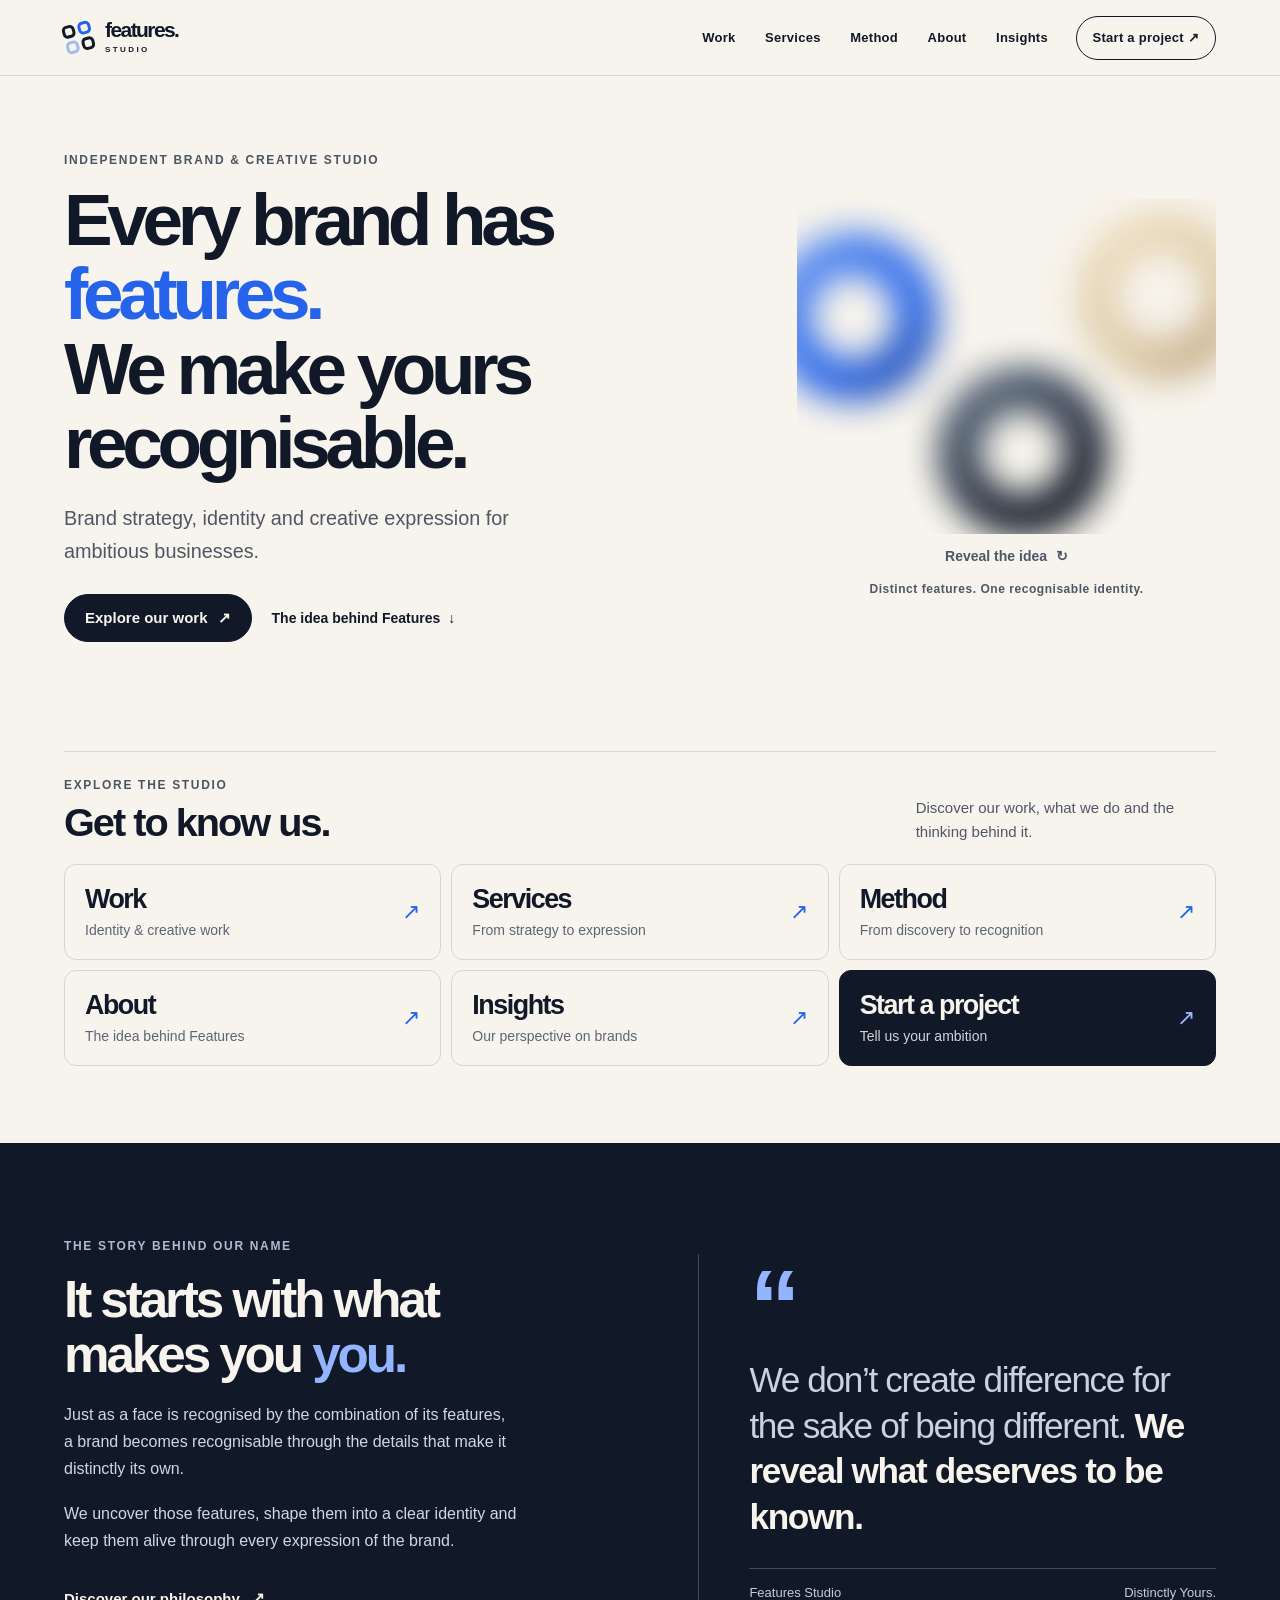
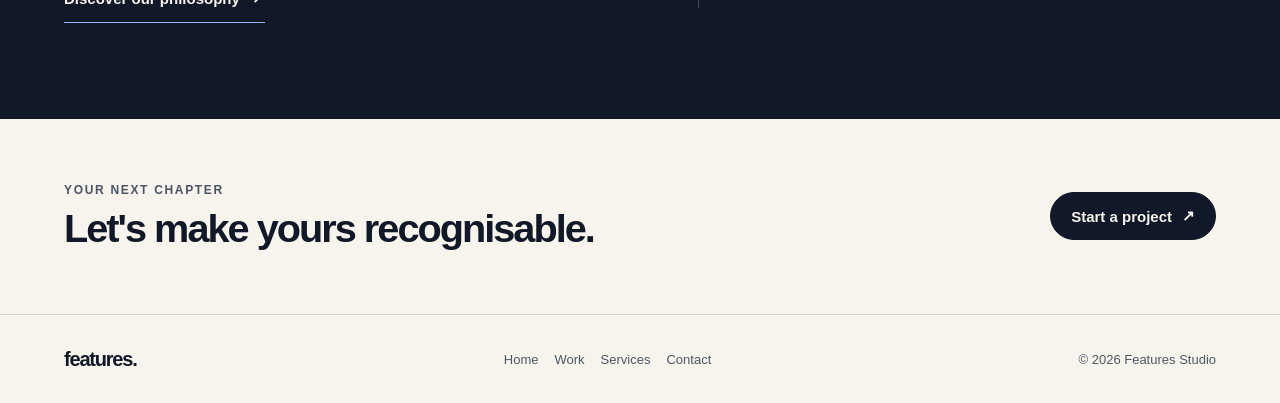
<file: index.html>
<!DOCTYPE html>
<html lang="en"><head><meta charset="UTF-8"><meta name="viewport" content="width=device-width, initial-scale=1"><meta name="theme-color" content="#F7F4ED"><meta name="description" content="Brand strategy, identity and creative expression for ambitious businesses."><title>Distinctly Yours — Features Studio</title><link rel="stylesheet" href="studio-v10.css"><link rel="stylesheet" href="studio-v11.css"><link rel="stylesheet" href="home-v12.css"><script>document.documentElement.classList.add('has-js')</script></head><body class="home-page"><a class="a11y-skip" href="#main">Skip to content</a>
  <header class="site-nav" id="topbar">
    <a class="brand" href="index.html" aria-label="Features Studio home">
      <span class="brand-icon" aria-hidden="true"><span></span><span></span><span></span><span></span></span>
      <span class="brand-word">features.<small>studio</small></span>
    </a>
    <nav class="nav-links" id="navlinks" aria-label="Main navigation"><a href="work.html">Work</a><a href="services.html">Services</a><a href="method.html">Method</a><a href="about.html">About</a><a href="insights.html">Insights</a><a href="contact.html" class="nav-cta">Start a project ↗</a></nav>
    <button class="menu-button" id="menubtn" aria-label="Open navigation" aria-controls="navlinks" aria-expanded="false"><svg viewBox="0 0 24 24" fill="none" stroke="currentColor" stroke-width="1.8" stroke-linecap="round"><path d="M3 8h18M3 16h18"/></svg></button>
  </header>
  <main id="main" class="site-content" tabindex="-1">
  <section class="home-hero" id="top" aria-labelledby="hero-heading">
    <div class="wrap home-hero-grid">
      <div class="home-hero-copy">
        <p class="page-kicker">Independent brand &amp; creative studio</p>
        <h1 id="hero-heading">Every brand has <span>features.</span><br>We make yours recognisable.</h1>
        <p class="home-lead">Brand strategy, identity and creative expression for ambitious businesses.</p>
        <div class="home-hero-actions"><a href="work.html" class="action-primary">Explore our work <span aria-hidden="true">↗</span></a><a href="#our-story" class="home-text-link">The idea behind Features <span aria-hidden="true">↓</span></a></div>
      </div>
      <div class="home-visual-wrap"><div class="portal-visual"><div class="portal-fusion" role="img" aria-label="Three distinct features unite into one recognisable identity"><div class="fusion-field" id="fusion-field" aria-hidden="true">
              <span class="fusion-aura" id="fusion-aura"></span>
              <span class="fusion-orb fusion-orb-blue" data-fusion-orb="blue"><i class="orb-ring"></i></span>
              <span class="fusion-orb fusion-orb-sand" data-fusion-orb="sand"><i class="orb-ring"></i></span>
              <span class="fusion-orb fusion-orb-ink" data-fusion-orb="ink"><i class="orb-ring"></i></span>
              <span class="fusion-result" id="fusion-result"><i class="result-ring"></i><span class="fusion-sheen"></span></span>
            </div></div><button type="button" class="fusion-replay" id="fusion-replay"><span>Reveal the idea</span> <span aria-hidden="true">↻</span></button></div><p class="visual-caption">Distinct features. One recognisable identity.</p></div>
    </div>
  </section>
  <section class="home-explore" aria-labelledby="explore-heading">
    <div class="wrap">
      <div class="home-section-head"><div><p class="page-kicker">Explore the studio</p><h2 id="explore-heading">Get to know us.</h2></div><p>Discover our work, what we do and the thinking behind it.</p></div>
      <nav class="portal-menu" aria-labelledby="explore-heading"><a class="portal-link" href="work.html"><strong>Work</strong><small>Identity & creative work</small><span class="portal-arrow" aria-hidden="true">↗</span></a><a class="portal-link" href="services.html"><strong>Services</strong><small>From strategy to expression</small><span class="portal-arrow" aria-hidden="true">↗</span></a><a class="portal-link" href="method.html"><strong>Method</strong><small>From discovery to recognition</small><span class="portal-arrow" aria-hidden="true">↗</span></a><a class="portal-link" href="about.html"><strong>About</strong><small>The idea behind Features</small><span class="portal-arrow" aria-hidden="true">↗</span></a><a class="portal-link" href="insights.html"><strong>Insights</strong><small>Our perspective on brands</small><span class="portal-arrow" aria-hidden="true">↗</span></a><a class="portal-link primary" href="contact.html"><strong>Start a project</strong><small>Tell us your ambition</small><span class="portal-arrow" aria-hidden="true">↗</span></a></nav>
    </div>
  </section>
  <section class="home-story" id="our-story" aria-labelledby="story-heading">
    <div class="wrap home-story-grid">
      <div class="home-story-copy">
        <p class="page-kicker">The story behind our name</p>
        <h2 id="story-heading">It starts with what makes you <em>you.</em></h2>
        <p>Just as a face is recognised by the combination of its features, a brand becomes recognisable through the details that make it distinctly its own.</p>
        <p>We uncover those features, shape them into a clear identity and keep them alive through every expression of the brand.</p>
        <a href="about.html" class="home-story-link">Discover our philosophy <span aria-hidden="true">↗</span></a>
      </div>
      <figure class="home-quote">
        <span class="quote-mark" aria-hidden="true">“</span>
        <blockquote>We don’t create difference for the sake of being different. <strong>We reveal what deserves to be known.</strong></blockquote>
        <figcaption><span>Features Studio</span><span>Distinctly Yours.</span></figcaption>
      </figure>
    </div>
  </section>
  <section class="home-close" aria-labelledby="home-close-title"><div class="wrap home-close-grid"><div><p class="page-kicker">Your next chapter</p><h2 id="home-close-title">Let's make yours recognisable.</h2></div><a class="action-primary" href="contact.html">Start a project <span aria-hidden="true">↗</span></a></div></section>
</main><footer class="page-footer"><a href="index.html" class="footer-brand" aria-label="Features Studio home">features.</a><nav aria-label="Footer navigation"><a href="index.html">Home</a><a href="work.html">Work</a><a href="services.html">Services</a><a href="contact.html">Contact</a></nav><span>© <span id="year"></span> Features Studio</span></footer><script src="studio-v11.js" defer></script></body></html>
</file>
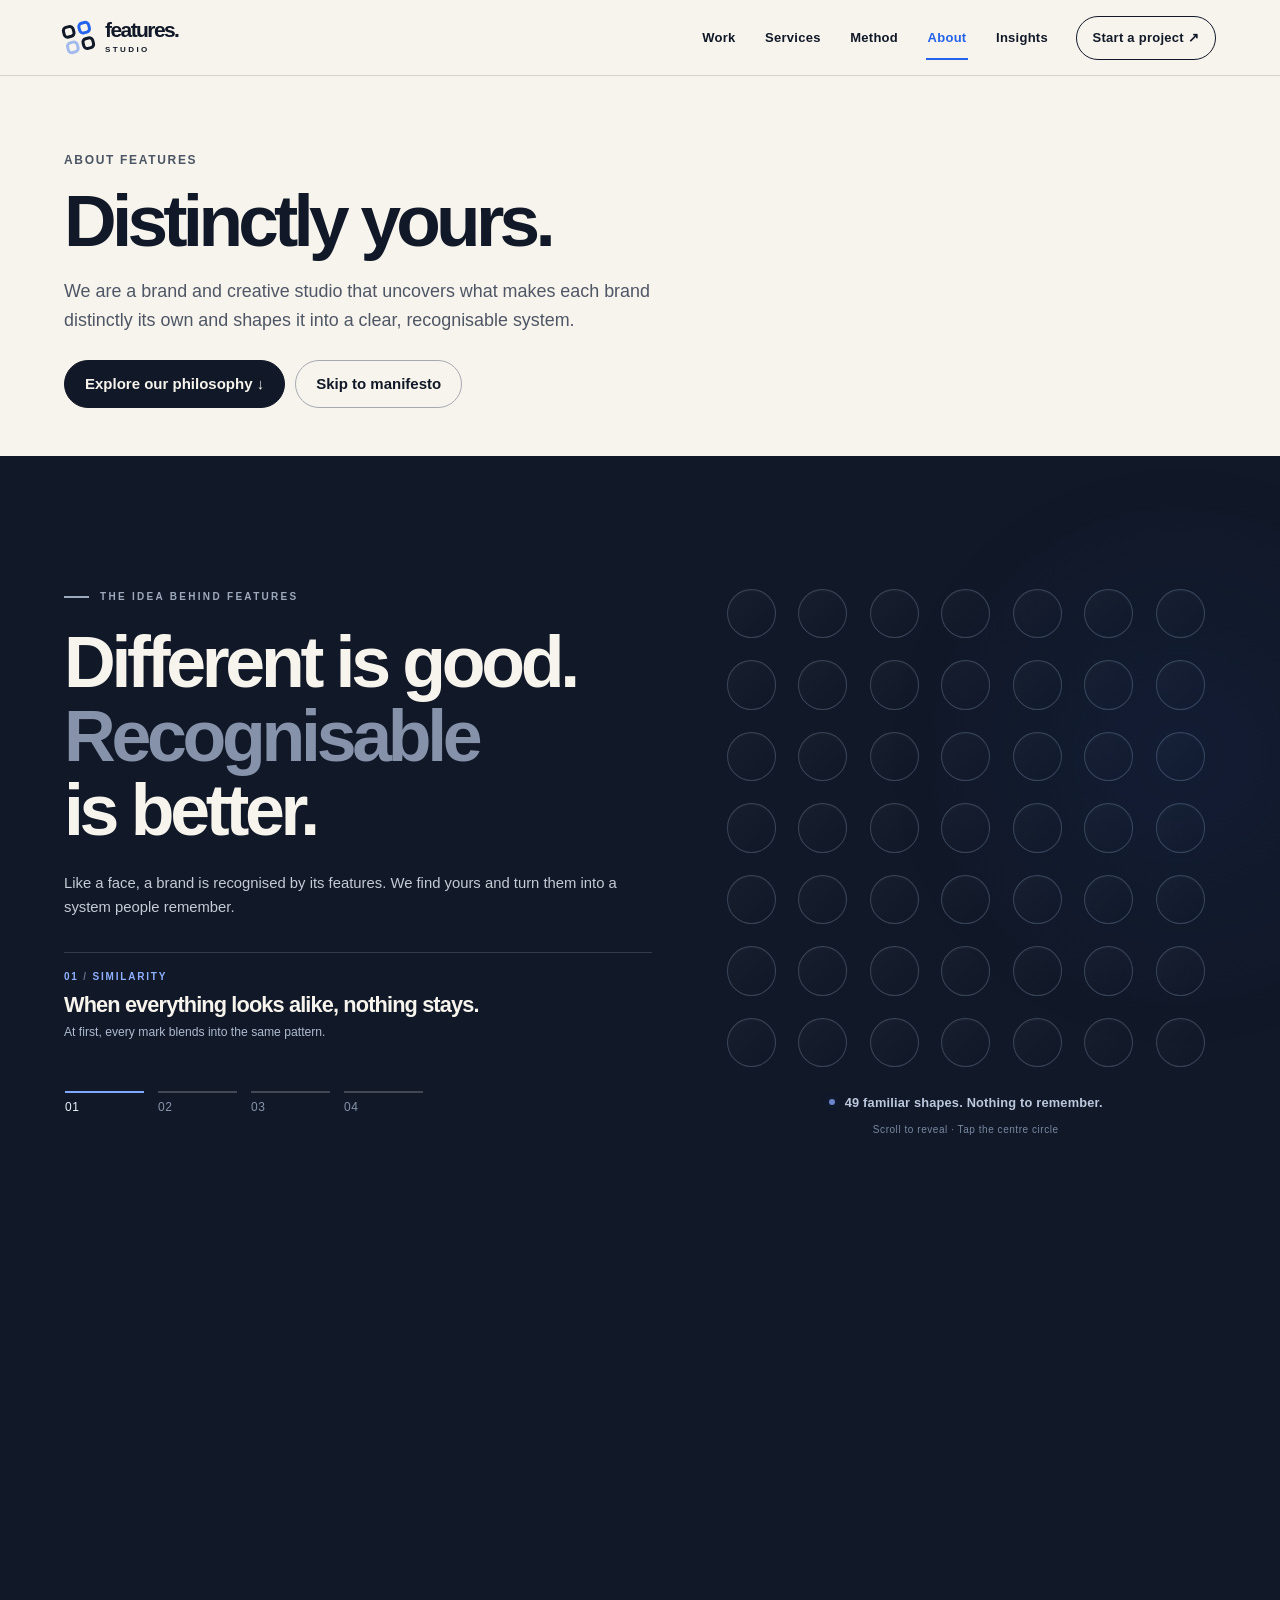
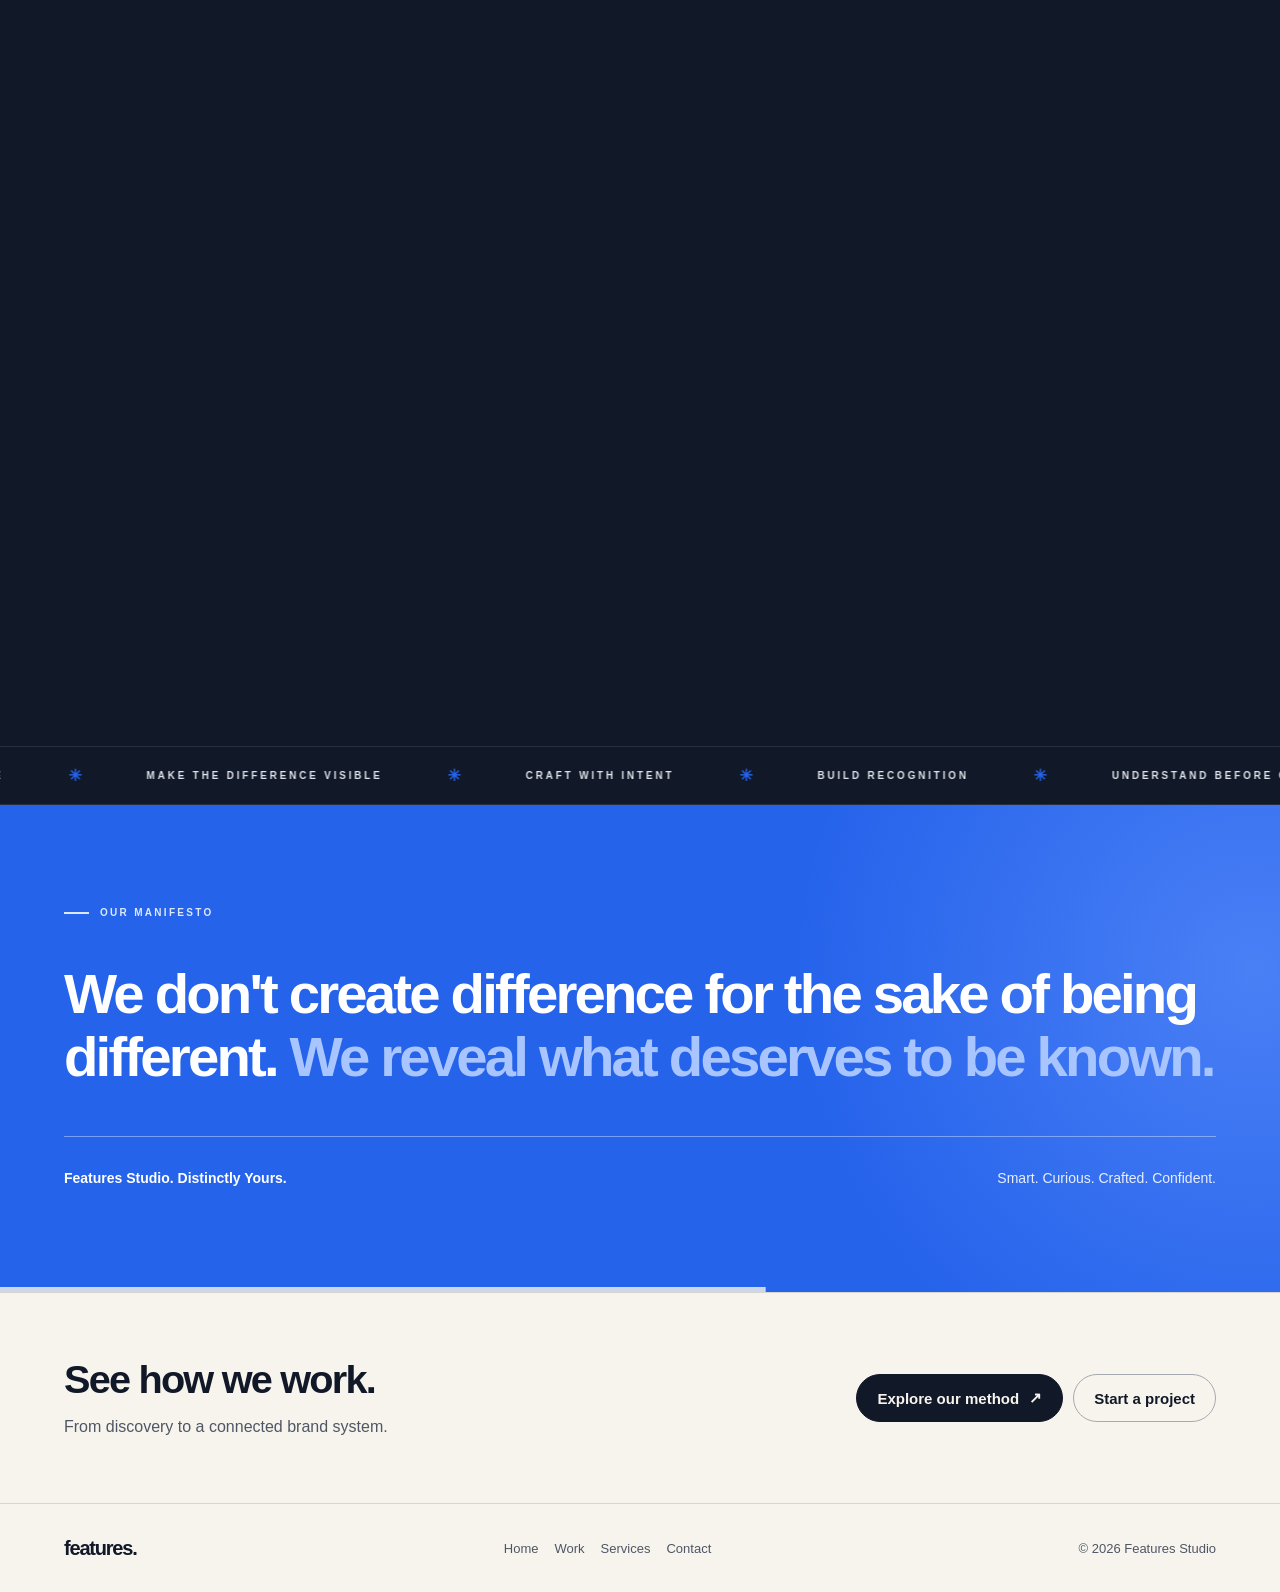
<file: about.html>
<!DOCTYPE html>
<html lang="en"><head><meta charset="UTF-8"><meta name="viewport" content="width=device-width, initial-scale=1"><meta name="theme-color" content="#F7F4ED"><meta name="description" content="What makes a brand recognisable: the Features Studio philosophy."><title>About — Features Studio</title><link rel="stylesheet" href="studio-v10.css"><link rel="stylesheet" href="studio-v11.css"><script>document.documentElement.classList.add('has-js')</script></head><body class="inner-page about-page"><a class="a11y-skip" href="#main">Skip to content</a>
  <header class="site-nav" id="topbar">
    <a class="brand" href="index.html" aria-label="Features Studio home">
      <span class="brand-icon" aria-hidden="true"><span></span><span></span><span></span><span></span></span>
      <span class="brand-word">features.<small>studio</small></span>
    </a>
    <nav class="nav-links" id="navlinks" aria-label="Main navigation"><a href="work.html">Work</a><a href="services.html">Services</a><a href="method.html">Method</a><a href="about.html" aria-current="page">About</a><a href="insights.html">Insights</a><a href="contact.html" class="nav-cta">Start a project ↗</a></nav>
    <button class="menu-button" id="menubtn" aria-label="Open navigation" aria-controls="navlinks" aria-expanded="false"><svg viewBox="0 0 24 24" fill="none" stroke="currentColor" stroke-width="1.8" stroke-linecap="round"><path d="M3 8h18M3 16h18"/></svg></button>
  </header>
  <main id="main" class="site-content" tabindex="-1"><section class="page-intro"><div class="wrap"><div class="page-kicker">About Features</div><h1>Distinctly yours.</h1><p>We are a brand and creative studio that uncovers what makes each brand distinctly its own and shapes it into a clear, recognisable system.</p><div class="intro-actions"><a class="action-primary" href="#philosophy">Explore our philosophy ↓</a><a class="action-secondary" href="#studio">Skip to manifesto</a></div></div></section><section class="idea idea-recognition" id="philosophy" aria-labelledby="idea-title" data-stage="0">
      <div class="idea-sticky">
        <div class="wrap idea-grid">
          <div class="idea-copy">
            <div class="overline" style="color:#9ea9bc">The idea behind Features</div>
            <h2 id="idea-title">Different is good.<br/><em>Recognisable</em><br/>is better.</h2>
            <p class="intro">Like a face, a brand is recognised by its features. We find yours and turn them into a system people remember.</p>
            <div class="recognition-copy" role="status" aria-live="polite" aria-atomic="true">
              <div class="recognition-caption"><span class="recognition-number" id="recognition-number">01</span><span class="recognition-divider"> / </span><span id="recognition-name">SIMILARITY</span></div>
              <h3 id="recognition-title">When everything looks alike, nothing stays.</h3>
              <p id="recognition-description">At first, every mark blends into the same pattern.</p>
            </div>
            <div class="recognition-navigation" role="group" aria-label="Explore the four stages of recognition">
              <button type="button" class="recognition-step is-active" data-recognition-step="0" aria-pressed="true" aria-label="Stage 1: Similarity"><span class="recognition-step-rail"></span><span>01</span></button>
              <button type="button" class="recognition-step" data-recognition-step="1" aria-pressed="false" aria-label="Stage 2: Distinction"><span class="recognition-step-rail"></span><span>02</span></button>
              <button type="button" class="recognition-step" data-recognition-step="2" aria-pressed="false" aria-label="Stage 3: System"><span class="recognition-step-rail"></span><span>03</span></button>
              <button type="button" class="recognition-step" data-recognition-step="3" aria-pressed="false" aria-label="Stage 4: Recognition"><span class="recognition-step-rail"></span><span>04</span></button>
            </div>
          </div>
          <div class="difference-board">
            <div class="recognition-visual">
              <div class="recognition-halo" aria-hidden="true"></div>
              <div class="recognition-grid-wrap">
                <svg class="recognition-connections" viewBox="0 0 700 700" aria-hidden="true" focusable="false">
                  <path d="M350 350 L350 250 M350 350 L250 350 M350 350 L450 350 M350 350 L350 450" />
                  <path class="recognition-secondary-lines" d="M350 250 L250 250 L250 350 M350 250 L450 250 L450 350 M250 350 L250 450 L350 450 M450 350 L450 450 L350 450" />
                </svg>
                <div class="dot-board" id="dotboard" aria-label="An interactive grid of 49 features. The centre is your defining feature; tap it to advance the story."></div>
              </div>
              <p class="recognition-visual-note"><span class="recognition-live-dot" aria-hidden="true"></span><span id="recognition-visual-label">49 familiar shapes. Nothing to remember.</span></p>
              <p class="recognition-hint" id="recognition-hint">Scroll to reveal · Tap the centre circle</p>
            </div>
          </div>
        </div>
      </div>
    </section><div class="ticker" aria-hidden="true"><div class="ticker-track"><span>Understand before create</span><b>✳</b><span>Make the difference visible</span><b>✳</b><span>Craft with intent</span><b>✳</b><span>Build recognition</span><b>✳</b><span>Understand before create</span><b>✳</b><span>Make the difference visible</span><b>✳</b><span>Craft with intent</span><b>✳</b><span>Build recognition</span><b>✳</b></div></div><section class="manifesto" id="studio" aria-labelledby="manifesto-title"><div class="wrap reveal"><div class="overline">Our manifesto</div><h2 id="manifesto-title">We don't create difference for the sake of being different. <em>We reveal what deserves to be known.</em></h2><div class="manifesto-foot"><strong>Features Studio. Distinctly Yours.</strong><span>Smart. Curious. Crafted. Confident.</span></div></div></section><section class="next-section" aria-label="Next step"><div class="wrap next-layout"><div><h2>See how we work.</h2><p>From discovery to a connected brand system.</p></div><div class="next-actions"><a class="action-primary" href="method.html">Explore our method <span aria-hidden="true">↗</span></a><a class="action-secondary" href="contact.html">Start a project</a></div></div></section></main><footer class="page-footer"><a href="index.html" class="footer-brand" aria-label="Features Studio home">features.</a><nav aria-label="Footer navigation"><a href="index.html">Home</a><a href="work.html">Work</a><a href="services.html">Services</a><a href="contact.html">Contact</a></nav><span>© <span id="year"></span> Features Studio</span></footer><script src="studio-v11.js" defer></script></body></html>
</file>
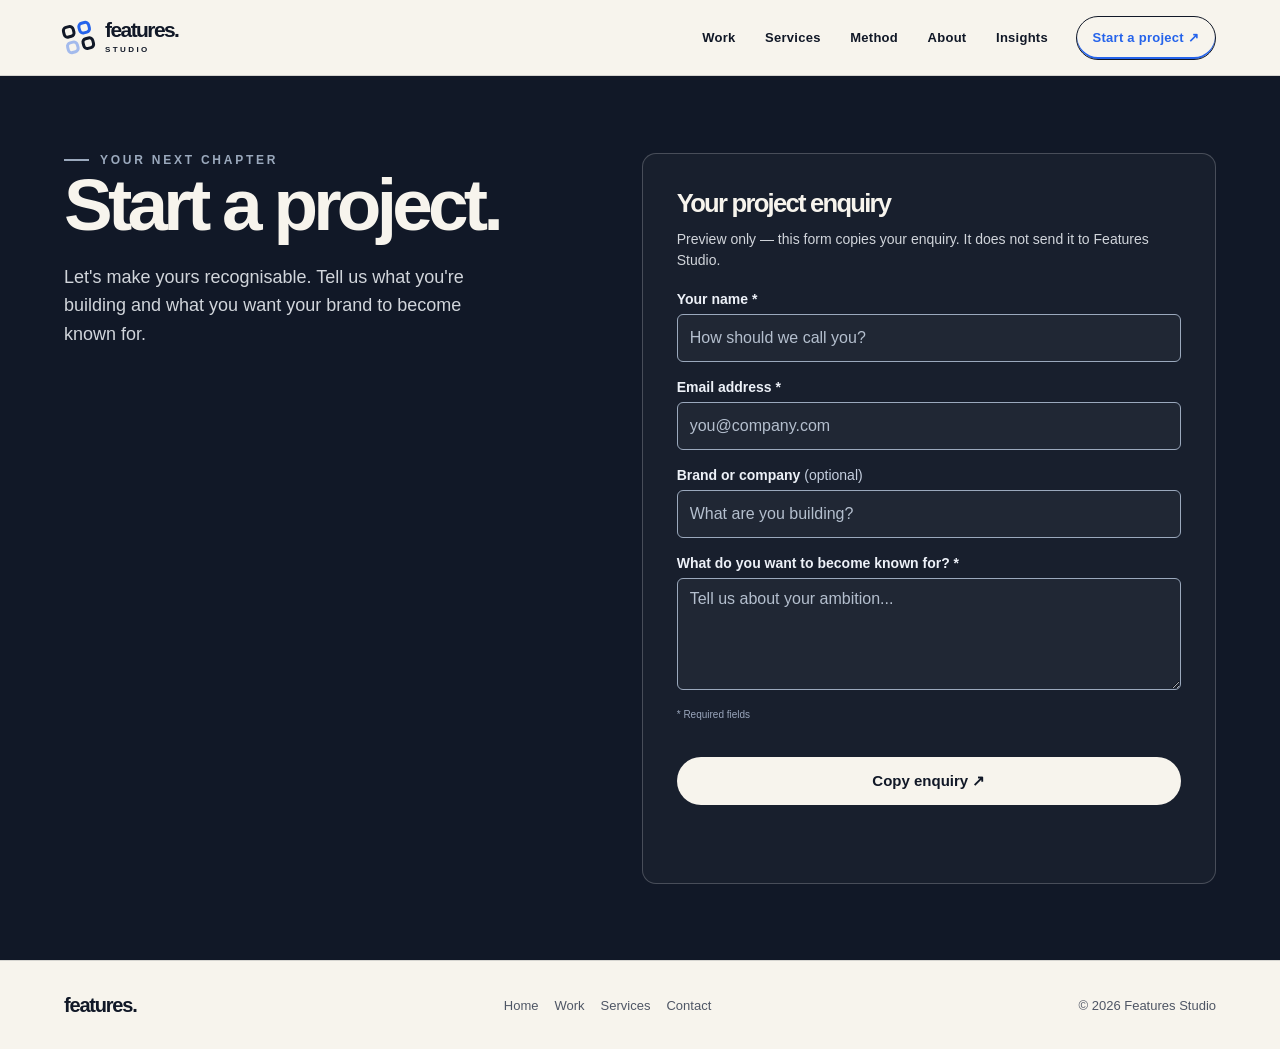
<file: contact.html>
<!DOCTYPE html>
<html lang="en"><head><meta charset="UTF-8"><meta name="viewport" content="width=device-width, initial-scale=1"><meta name="theme-color" content="#F7F4ED"><meta name="description" content="Start a conversation with Features Studio."><title>Start a project — Features Studio</title><link rel="stylesheet" href="studio-v10.css"><link rel="stylesheet" href="studio-v11.css"><script>document.documentElement.classList.add('has-js')</script></head><body class="inner-page contact-page"><a class="a11y-skip" href="#main">Skip to content</a>
  <header class="site-nav" id="topbar">
    <a class="brand" href="index.html" aria-label="Features Studio home">
      <span class="brand-icon" aria-hidden="true"><span></span><span></span><span></span><span></span></span>
      <span class="brand-word">features.<small>studio</small></span>
    </a>
    <nav class="nav-links" id="navlinks" aria-label="Main navigation"><a href="work.html">Work</a><a href="services.html">Services</a><a href="method.html">Method</a><a href="about.html">About</a><a href="insights.html">Insights</a><a href="contact.html" aria-current="page" class="nav-cta">Start a project ↗</a></nav>
    <button class="menu-button" id="menubtn" aria-label="Open navigation" aria-controls="navlinks" aria-expanded="false"><svg viewBox="0 0 24 24" fill="none" stroke="currentColor" stroke-width="1.8" stroke-linecap="round"><path d="M3 8h18M3 16h18"/></svg></button>
  </header>
  <main id="main" class="site-content" tabindex="-1"><section class="contact" id="contact" aria-labelledby="contact-title"><div class="wrap"><div class="contact-content"><div><div class="overline" style="color:#9ba9bd">Your next chapter</div><h1 id="contact-title">Start a project.</h1><p>Let's make yours recognisable. Tell us what you're building and what you want your brand to become known for.</p></div>
      <form class="project-form" id="projectform"><h2>Your project enquiry</h2><p class="preview-notice">Preview only — this form copies your enquiry. It does not send it to Features Studio.</p><label for="name">Your name <span aria-hidden="true">*</span></label><input id="name" name="name" type="text" placeholder="How should we call you?" autocomplete="name" required maxlength="100"/><label for="email">Email address <span aria-hidden="true">*</span></label><input id="email" name="email" type="email" placeholder="you@company.com" autocomplete="email" required maxlength="200"/><label for="brand">Brand or company <span class="optional">(optional)</span></label><input id="brand" name="brand" type="text" placeholder="What are you building?" maxlength="120"/><label for="ambition">What do you want to become known for? <span aria-hidden="true">*</span></label><textarea id="ambition" name="ambition" placeholder="Tell us about your ambition..." required maxlength="2000"></textarea><p class="form-note">* Required fields</p><button type="submit" class="pill">Copy enquiry ↗</button><p class="form-feedback" id="formfeedback" aria-live="polite"></p></form>
    </div>
    </div></section></main><footer class="page-footer"><a href="index.html" class="footer-brand" aria-label="Features Studio home">features.</a><nav aria-label="Footer navigation"><a href="index.html">Home</a><a href="work.html">Work</a><a href="services.html">Services</a><a href="contact.html">Contact</a></nav><span>© <span id="year"></span> Features Studio</span></footer><script src="studio-v11.js" defer></script></body></html>
</file>
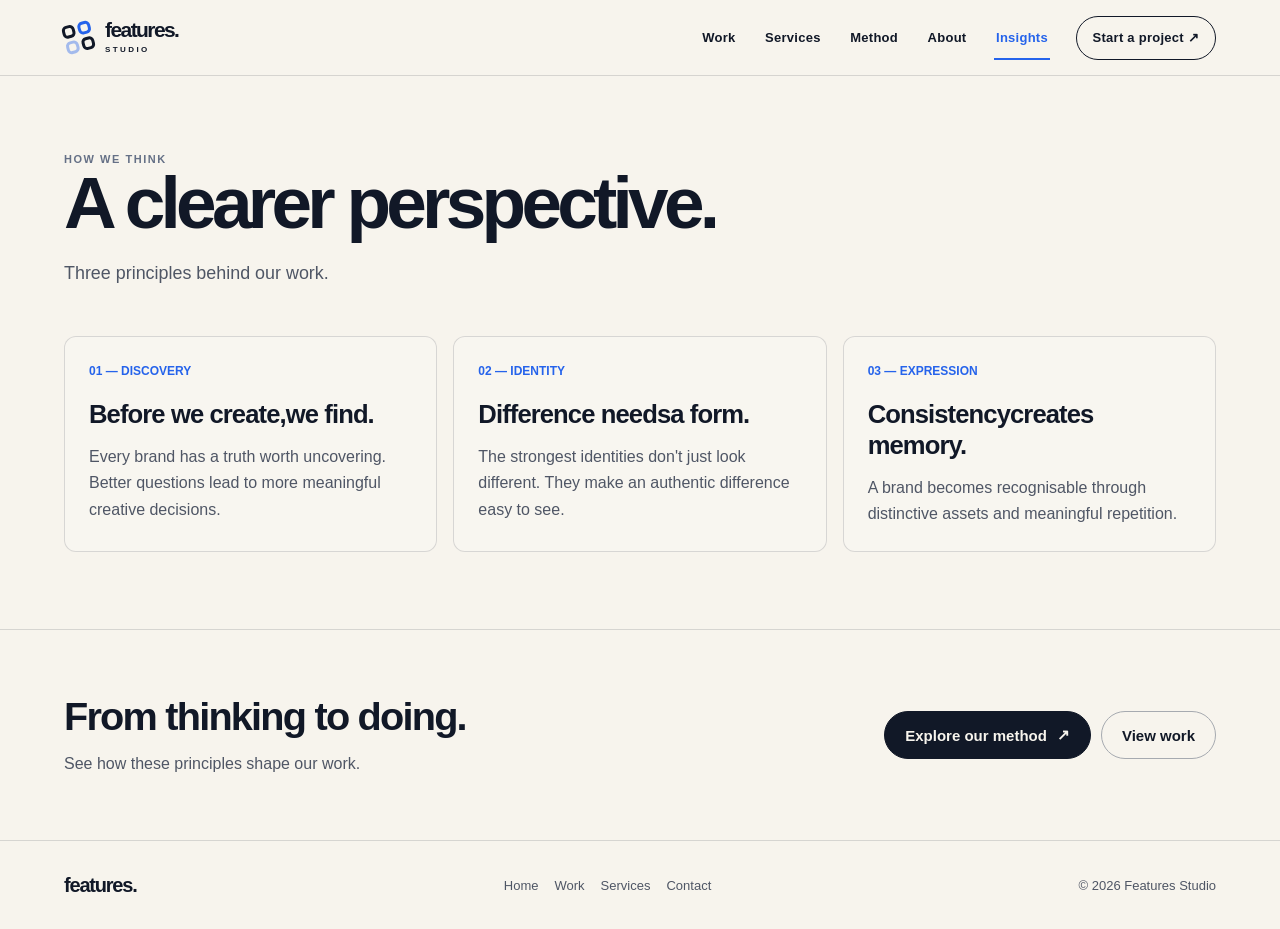
<file: insights.html>
<!DOCTYPE html>
<html lang="en"><head><meta charset="UTF-8"><meta name="viewport" content="width=device-width, initial-scale=1"><meta name="theme-color" content="#F7F4ED"><meta name="description" content="Three principles behind the work of Features Studio."><title>Insights — Features Studio</title><link rel="stylesheet" href="studio-v10.css"><link rel="stylesheet" href="studio-v11.css"><script>document.documentElement.classList.add('has-js')</script></head><body class="inner-page insights-page"><a class="a11y-skip" href="#main">Skip to content</a>
  <header class="site-nav" id="topbar">
    <a class="brand" href="index.html" aria-label="Features Studio home">
      <span class="brand-icon" aria-hidden="true"><span></span><span></span><span></span><span></span></span>
      <span class="brand-word">features.<small>studio</small></span>
    </a>
    <nav class="nav-links" id="navlinks" aria-label="Main navigation"><a href="work.html">Work</a><a href="services.html">Services</a><a href="method.html">Method</a><a href="about.html">About</a><a href="insights.html" aria-current="page">Insights</a><a href="contact.html" class="nav-cta">Start a project ↗</a></nav>
    <button class="menu-button" id="menubtn" aria-label="Open navigation" aria-controls="navlinks" aria-expanded="false"><svg viewBox="0 0 24 24" fill="none" stroke="currentColor" stroke-width="1.8" stroke-linecap="round"><path d="M3 8h18M3 16h18"/></svg></button>
  </header>
  <main id="main" class="site-content" tabindex="-1"><section class="thinking" id="insights" aria-labelledby="thinking-title"><div class="wrap"><div class="section-header"><div><div class="section-index"> How we think</div><h1 id="thinking-title">A clearer perspective.</h1></div><p>Three principles behind our work.</p></div><div class="thinking-grid"><div class="thought reveal"><span class="thought-num">01 — DISCOVERY</span><h2>Before we create,<br/>we find.</h2><p>Every brand has a truth worth uncovering. Better questions lead to more meaningful creative decisions.</p></div><div class="thought reveal"><span class="thought-num">02 — IDENTITY</span><h2>Difference needs<br/>a form.</h2><p>The strongest identities don't just look different. They make an authentic difference easy to see.</p></div><div class="thought reveal"><span class="thought-num">03 — EXPRESSION</span><h2>Consistency<br/>creates memory.</h2><p>A brand becomes recognisable through distinctive assets and meaningful repetition.</p></div></div></div></section><section class="next-section" aria-label="Next step"><div class="wrap next-layout"><div><h2>From thinking to doing.</h2><p>See how these principles shape our work.</p></div><div class="next-actions"><a class="action-primary" href="method.html">Explore our method <span aria-hidden="true">↗</span></a><a class="action-secondary" href="work.html">View work</a></div></div></section></main><footer class="page-footer"><a href="index.html" class="footer-brand" aria-label="Features Studio home">features.</a><nav aria-label="Footer navigation"><a href="index.html">Home</a><a href="work.html">Work</a><a href="services.html">Services</a><a href="contact.html">Contact</a></nav><span>© <span id="year"></span> Features Studio</span></footer><script src="studio-v11.js" defer></script></body></html>
</file>
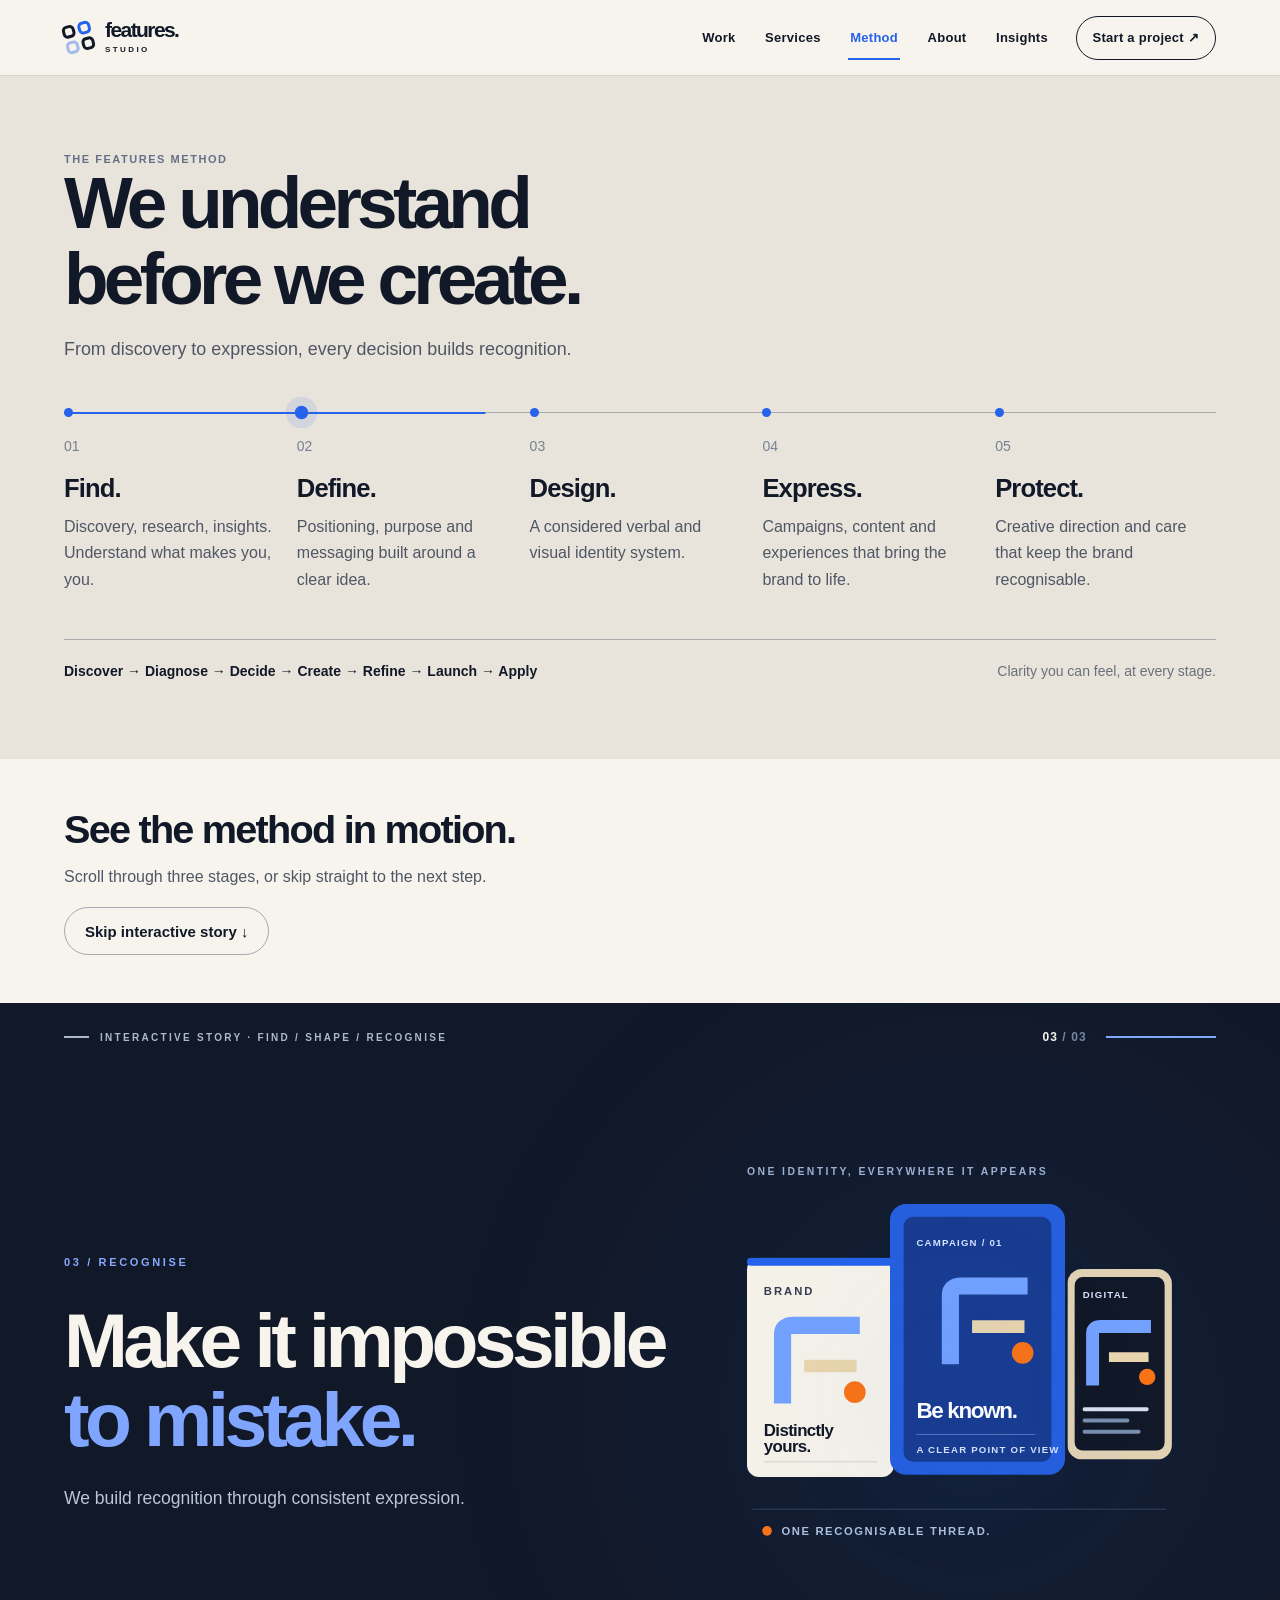
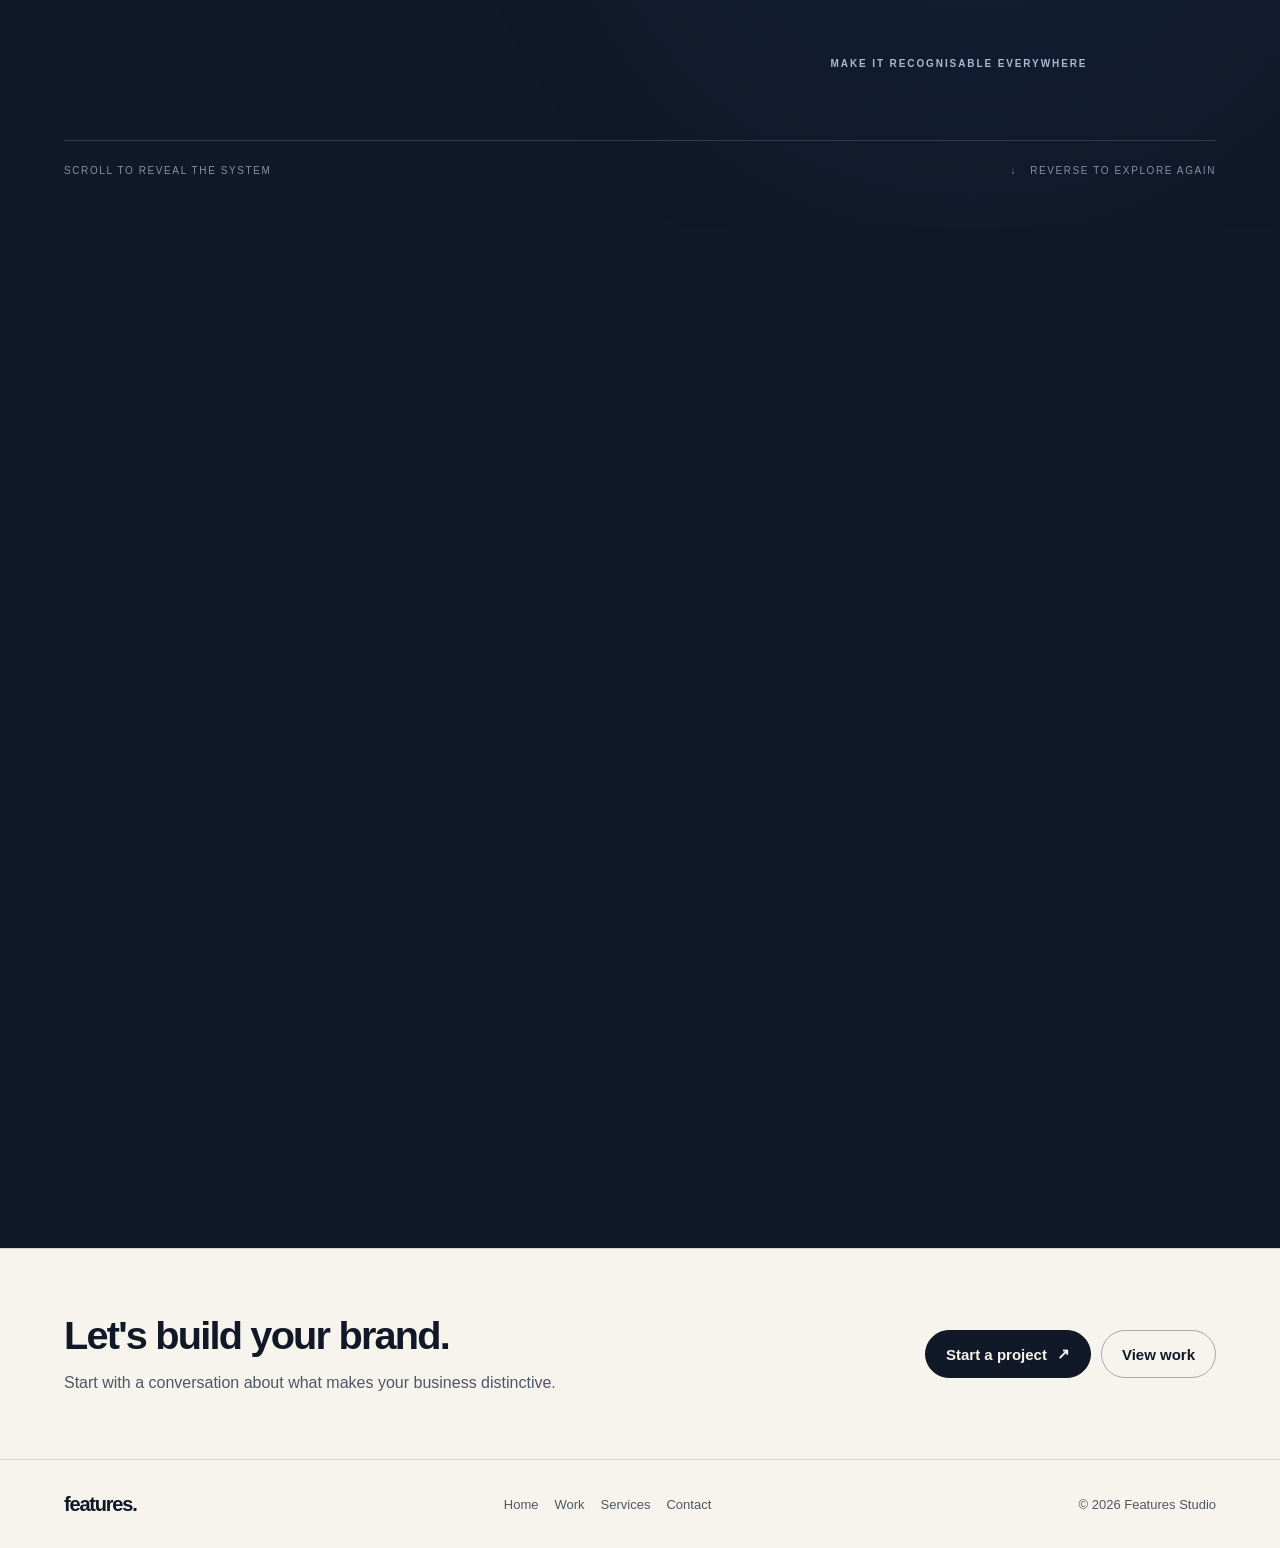
<file: method.html>
<!DOCTYPE html>
<html lang="en"><head><meta charset="UTF-8"><meta name="viewport" content="width=device-width, initial-scale=1"><meta name="theme-color" content="#F7F4ED"><meta name="description" content="Find, shape and recognise: the Features Studio method."><title>Method — Features Studio</title><link rel="stylesheet" href="studio-v10.css"><link rel="stylesheet" href="studio-v11.css"><script>document.documentElement.classList.add('has-js')</script></head><body class="inner-page method-page"><a class="a11y-skip" href="#main">Skip to content</a>
  <header class="site-nav" id="topbar">
    <a class="brand" href="index.html" aria-label="Features Studio home">
      <span class="brand-icon" aria-hidden="true"><span></span><span></span><span></span><span></span></span>
      <span class="brand-word">features.<small>studio</small></span>
    </a>
    <nav class="nav-links" id="navlinks" aria-label="Main navigation"><a href="work.html">Work</a><a href="services.html">Services</a><a href="method.html" aria-current="page">Method</a><a href="about.html">About</a><a href="insights.html">Insights</a><a href="contact.html" class="nav-cta">Start a project ↗</a></nav>
    <button class="menu-button" id="menubtn" aria-label="Open navigation" aria-controls="navlinks" aria-expanded="false"><svg viewBox="0 0 24 24" fill="none" stroke="currentColor" stroke-width="1.8" stroke-linecap="round"><path d="M3 8h18M3 16h18"/></svg></button>
  </header>
  <main id="main" class="site-content" tabindex="-1"><section class="method" id="method" aria-labelledby="method-title"><div class="wrap"><div class="method-top"><div><div class="section-index"> The Features Method</div><h1 id="method-title">We understand before we create.</h1></div><p>From discovery to expression, every decision builds recognition.</p></div>
      <div class="stages"><div class="stage reveal"><span class="num">01</span><h2>Find.</h2><p>Discovery, research, insights. Understand what makes you, you.</p></div><div class="stage reveal"><span class="num">02</span><h2>Define.</h2><p>Positioning, purpose and messaging built around a clear idea.</p></div><div class="stage reveal"><span class="num">03</span><h2>Design.</h2><p>A considered verbal and visual identity system.</p></div><div class="stage reveal"><span class="num">04</span><h2>Express.</h2><p>Campaigns, content and experiences that bring the brand to life.</p></div><div class="stage reveal"><span class="num">05</span><h2>Protect.</h2><p>Creative direction and care that keep the brand recognisable.</p></div></div>
      <div class="method-note reveal"><strong>Discover → Diagnose → Decide → Create → Refine → Launch → Apply</strong><span>Clarity you can feel, at every stage.</span></div>
    </div></section><section class="experience-lead"><div class="wrap"><h2>See the method in motion.</h2><p>Scroll through three stages, or skip straight to the next step.</p><a class="action-secondary" href="#next-step">Skip interactive story ↓</a></div></section><section class="scroll-story" id="reveal-story" aria-label="The Features perspective: Find, Shape, Recognise">
      <div class="story-sticky" id="story-sticky">
        <div class="story-container">
          <div class="story-topline"><div class="overline">Interactive story · Find / Shape / Recognise</div><div class="story-step"><span id="story-current">01</span><span class="story-step-muted"> / 03</span><div class="story-progress-track"><div class="story-progress-fill" id="story-progress-fill"></div></div></div></div>
          <div class="story-layout">
            <div class="story-text" id="story-text">
              <div class="story-panel is-current" data-step="0"><span class="story-label">01 / FIND</span><h2 id="story-title">It starts with what makes you <em>you.</em></h2><p>We find the defining features of your brand.</p></div>
              <div class="story-panel" data-step="1" aria-hidden="true"><span class="story-label">02 / SHAPE</span><h2>Give your difference <em>a form.</em></h2><p>We shape them into one distinctive identity.</p></div>
              <div class="story-panel" data-step="2" aria-hidden="true"><span class="story-label">03 / RECOGNISE</span><h2>Make it impossible <em>to mistake.</em></h2><p>We build recognition through consistent expression.</p></div>
            </div>
            <div class="story-geometry" role="img" aria-label="As you scroll: a feature is discovered among many ideas, developed into a cohesive identity system, then repeated consistently across brand, campaign, and digital designs.">
              <div class="story-aura" aria-hidden="true"></div>
              <svg id="story-graphic" viewBox="0 0 640 610" xmlns="http://www.w3.org/2000/svg" aria-hidden="true" focusable="false">
<defs>
 <linearGradient id="semantic-blue" x1="0" y1="0" x2="1" y2="1"><stop stop-color="#98bbff"/><stop offset="1" stop-color="#265ddf"/></linearGradient>
 <linearGradient id="semantic-paper" x1="0" y1="0" x2="1" y2="1"><stop stop-color="#faf6ee"/><stop offset="1" stop-color="#e0d9cb"/></linearGradient>
 <filter id="semantic-glow" x="-70%" y="-70%" width="240%" height="240%"><feGaussianBlur stdDeviation="19" /></filter>
 <symbol id="story-identity-motif" viewBox="0 0 120 120"><path d="M18 94 L18 27 Q18 17 30 17 H94" fill="none" stroke="#72a1ff" stroke-width="19" stroke-linecap="square"/><path d="M49 62 H93" fill="none" stroke="#E8D5AE" stroke-width="14" stroke-linecap="square"/><circle cx="98" cy="91" r="12" fill="#F97316"/></symbol>
</defs>
<!-- FIND: discover a true defining feature inside a field of possibilities -->
<g class="story-scene" id="story-scene-find">
 <text x="78" y="98" class="semantic-overline">A FIELD OF POSSIBILITIES</text>
 <g class="find-feature-field"><g class="find-feature" transform="translate(79 133)"><rect width="109" height="98" rx="14" fill="#ffffff06" stroke="#6e7b9555" stroke-width="1.6"/><path d="M28 72 L53 25 L80 72" fill="none" stroke="#8b9cb6" stroke-width="6" stroke-linejoin="round" opacity=".65"/></g><g class="find-feature" transform="translate(201 133)"><rect width="109" height="98" rx="14" fill="#ffffff06" stroke="#6e7b9555" stroke-width="1.6"/><rect x="30" y="30" width="48" height="44" rx="4" fill="none" stroke="#8b9cb6" stroke-width="6" opacity=".6"/></g><g class="find-feature" transform="translate(323 133)"><rect width="109" height="98" rx="14" fill="#ffffff06" stroke="#6e7b9555" stroke-width="1.6"/><path d="M23 38 H86 M23 55 H72 M23 72 H54" stroke="#8b9cb6" stroke-width="5" stroke-linecap="round" opacity=".6"/></g><g class="find-feature" transform="translate(445 133)"><rect width="109" height="98" rx="14" fill="#ffffff06" stroke="#6e7b9555" stroke-width="1.6"/><path d="M27 77 V33 L57 56 L80 33 V77" stroke="#8b9cb6" stroke-width="5" fill="none" opacity=".6"/></g><g class="find-feature" transform="translate(79 245)"><rect width="109" height="98" rx="14" fill="#ffffff06" stroke="#6e7b9555" stroke-width="1.6"/><path d="M20 63 L45 41 L63 61 L90 25" fill="none" stroke="#8b9cb6" stroke-width="6" opacity=".6"/></g><g class="find-feature" transform="translate(201 245)"><rect width="109" height="98" rx="14" fill="#ffffff06" stroke="#6e7b9555" stroke-width="1.6"/><path d="M26 31 H83 V43 H40 V74 H83" fill="none" stroke="#8b9cb6" stroke-width="5" opacity=".6"/></g><g class="find-feature find-important" transform="translate(323 245)"><rect width="109" height="98" rx="14" fill="#15376a" stroke="#719dff" stroke-width="1.6"/><path d="M30 73 V27 H73" fill="none" stroke="#7ea8ff" stroke-width="9"/><path d="M45 52 H77" stroke="#E8D5AE" stroke-width="6"/><circle cx="80" cy="77" r="6" fill="#F97316"/></g><g class="find-feature" transform="translate(445 245)"><rect width="109" height="98" rx="14" fill="#ffffff06" stroke="#6e7b9555" stroke-width="1.6"/><rect x="30" y="30" width="48" height="44" rx="4" fill="none" stroke="#8b9cb6" stroke-width="6" opacity=".6"/></g><g class="find-feature" transform="translate(79 357)"><rect width="109" height="98" rx="14" fill="#ffffff06" stroke="#6e7b9555" stroke-width="1.6"/><path d="M23 38 H86 M23 55 H72 M23 72 H54" stroke="#8b9cb6" stroke-width="5" stroke-linecap="round" opacity=".6"/></g><g class="find-feature" transform="translate(201 357)"><rect width="109" height="98" rx="14" fill="#ffffff06" stroke="#6e7b9555" stroke-width="1.6"/><path d="M27 77 V33 L57 56 L80 33 V77" stroke="#8b9cb6" stroke-width="5" fill="none" opacity=".6"/></g><g class="find-feature" transform="translate(323 357)"><rect width="109" height="98" rx="14" fill="#ffffff06" stroke="#6e7b9555" stroke-width="1.6"/><path d="M20 63 L45 41 L63 61 L90 25" fill="none" stroke="#8b9cb6" stroke-width="6" opacity=".6"/></g><g class="find-feature" transform="translate(445 357)"><rect width="109" height="98" rx="14" fill="#ffffff06" stroke="#6e7b9555" stroke-width="1.6"/><path d="M26 31 H83 V43 H40 V74 H83" fill="none" stroke="#8b9cb6" stroke-width="5" opacity=".6"/></g></g>
 <g id="story-scan" transform="translate(79 133)"><rect x="-6" y="-6" width="121" height="110" rx="17" fill="none" stroke="#83aaff" stroke-width="2.6" stroke-dasharray="5 8"/><path d="M0 8 V0 H12 M97 0 H109 V12 M0 86 V98 H12 M97 98 H109 V86" fill="none" stroke="#9fbfff" stroke-width="3"/></g>
 <g id="story-found-label" opacity="0"><path d="M383 355 L440 408" fill="none" stroke="#92b4ff" stroke-width="2"/><rect x="407" y="407" width="170" height="38" rx="19" fill="#234c95" stroke="#8aaeff" stroke-opacity=".48"/><circle cx="428" cy="426" r="4" fill="#f97316"/><text x="444" y="431" class="semantic-found">FEATURE FOUND</text></g>
 <text x="78" y="531" class="semantic-bottom-text">WE LOOK CLOSER TO FIND WHAT'S YOURS.</text>
</g>
<!-- SHAPE: three observed traits are translated into one coherent brand identity system -->
<g class="story-scene" id="story-scene-shape">
 <text x="56" y="75" class="semantic-overline">FROM DISCOVERY TO DESIGN</text>
 <g class="shape-input" id="story-shape-input-1" transform="translate(54 133)"><rect width="142" height="70" rx="13" fill="#1c2b46" stroke="#6d81aa" stroke-opacity=".6"/><path d="M19 44 L39 24 L56 44" fill="none" stroke="#82aaff" stroke-width="5"/><text x="75" y="42" class="semantic-chip-text">FORM</text></g>
 <g class="shape-input" id="story-shape-input-2" transform="translate(54 227)"><rect width="142" height="70" rx="13" fill="#1c2b46" stroke="#6d81aa" stroke-opacity=".6"/><rect x="20" y="24" width="35" height="23" rx="3" fill="#dcccac"/><text x="75" y="42" class="semantic-chip-text">COLOUR</text></g>
 <g class="shape-input" id="story-shape-input-3" transform="translate(54 321)"><rect width="142" height="70" rx="13" fill="#1c2b46" stroke="#6d81aa" stroke-opacity=".6"/><circle cx="37" cy="35" r="14" fill="#f97316"/><text x="75" y="42" class="semantic-chip-text">VOICE</text></g>
 <g class="shape-flow" id="story-shape-connectors" stroke="#7f9bcc" fill="none" stroke-width="1.8"><path d="M207 168 H243 L266 207"/><path d="M207 262 H250"/><path d="M207 356 H243 L266 312"/><path d="M251 262 H279" stroke="#d8c29a" stroke-width="3"/></g>
 <g id="story-shape-board"><rect x="280" y="114" width="295" height="355" rx="21" fill="#f5f1e7"/><rect x="280" y="114" width="295" height="9" rx="4" fill="#2563eb"/>
 <text x="312" y="158" class="semantic-board-label">A VISUAL LANGUAGE</text>
 <rect x="311" y="181" width="232" height="188" rx="11" fill="#111827"/>
 <use href="#story-identity-motif" x="361" y="202" width="133" height="133"/>
 <path d="M330 341 H518" stroke="#6c7b94" stroke-opacity=".5"/>
 <text x="311" y="397" class="semantic-board-title">Distinctly yours.</text>
 <rect x="311" y="417" width="59" height="19" rx="4" fill="#2563eb"/><rect x="378" y="417" width="59" height="19" rx="4" fill="#dcc9a6"/><rect x="445" y="417" width="59" height="19" rx="4" fill="#f97316"/></g>
 <text x="56" y="537" class="semantic-bottom-text">THREE TRAITS. ONE CONNECTED SYSTEM.</text>
</g>
<!-- RECOGNISE: same distinctive visual language consistently applied -->
<g class="story-scene" id="story-scene-recognise">
 <text x="56" y="76" class="semantic-overline">ONE IDENTITY, EVERYWHERE IT APPEARS</text>
 <g id="story-application-a" class="story-application" transform="translate(56 179)">
  <rect width="183" height="273" rx="15" fill="#f4f1e9"/>
  <rect width="183" height="10" rx="5" fill="#2563eb"/>
  <text x="21" y="46" class="semantic-app-light">BRAND</text>
  <use href="#story-identity-motif" x="24" y="65" width="135" height="135"/>
  <text x="21" y="222" class="semantic-app-large">Distinctly</text><text x="21" y="242" class="semantic-app-large">yours.</text>
  <path d="M21 254 H162" stroke="#111827" stroke-opacity=".2" />
 </g>
 <g id="story-application-b" class="story-application" transform="translate(234 112)">
  <rect width="218" height="337" rx="20" fill="#265fde"/>
  <rect x="17" y="16" width="184" height="305" rx="12" fill="#183c90"/>
  <text x="33" y="52" class="semantic-app-dark">CAMPAIGN / 01</text>
  <use href="#story-identity-motif" x="55" y="83" width="135" height="135"/>
  <text x="33" y="266" class="semantic-hero-type">Be known.</text>
  <path d="M33 287 H181" stroke="#c1d4ff" stroke-opacity=".45"/>
  <text x="33" y="310" class="semantic-app-dark">A CLEAR POINT OF VIEW</text>
 </g>
 <g id="story-application-c" class="story-application" transform="translate(455 193)">
  <rect width="130" height="237" rx="18" fill="#e1d1b3"/>
  <rect x="9" y="10" width="112" height="216" rx="10" fill="#111827"/>
  <text x="19" y="36" class="semantic-app-dark">DIGITAL</text>
  <use href="#story-identity-motif" x="16" y="57" width="102" height="102"/>
  <rect x="19" y="172" width="82" height="5" rx="2" fill="#d5dfef"/><rect x="19" y="186" width="58" height="5" rx="2" fill="#778ead"/><rect x="19" y="200" width="72" height="5" rx="2" fill="#778ead"/>
 </g>
 <g id="story-recognition-end"><path d="M63 492 H578" stroke="#647b9d" stroke-opacity=".5"/><circle cx="81" cy="519" r="6" fill="#f97316"/><text x="99" y="524" class="semantic-bottom-text">ONE RECOGNISABLE THREAD.</text></g>
</g>
</svg>
              <div class="story-geometry-note" id="story-geometry-note">DISCOVER THE DEFINING FEATURES</div>
            </div>
          </div>
          <div class="story-bottomline"><span>Scroll to reveal the system</span><span>↓ &nbsp; Reverse to explore again</span></div>
        </div>
      </div>
    </section><div id="next-step"></div><section class="next-section" aria-label="Next step"><div class="wrap next-layout"><div><h2>Let's build your brand.</h2><p>Start with a conversation about what makes your business distinctive.</p></div><div class="next-actions"><a class="action-primary" href="contact.html">Start a project <span aria-hidden="true">↗</span></a><a class="action-secondary" href="work.html">View work</a></div></div></section></main><footer class="page-footer"><a href="index.html" class="footer-brand" aria-label="Features Studio home">features.</a><nav aria-label="Footer navigation"><a href="index.html">Home</a><a href="work.html">Work</a><a href="services.html">Services</a><a href="contact.html">Contact</a></nav><span>© <span id="year"></span> Features Studio</span></footer><script src="studio-v11.js" defer></script></body></html>
</file>
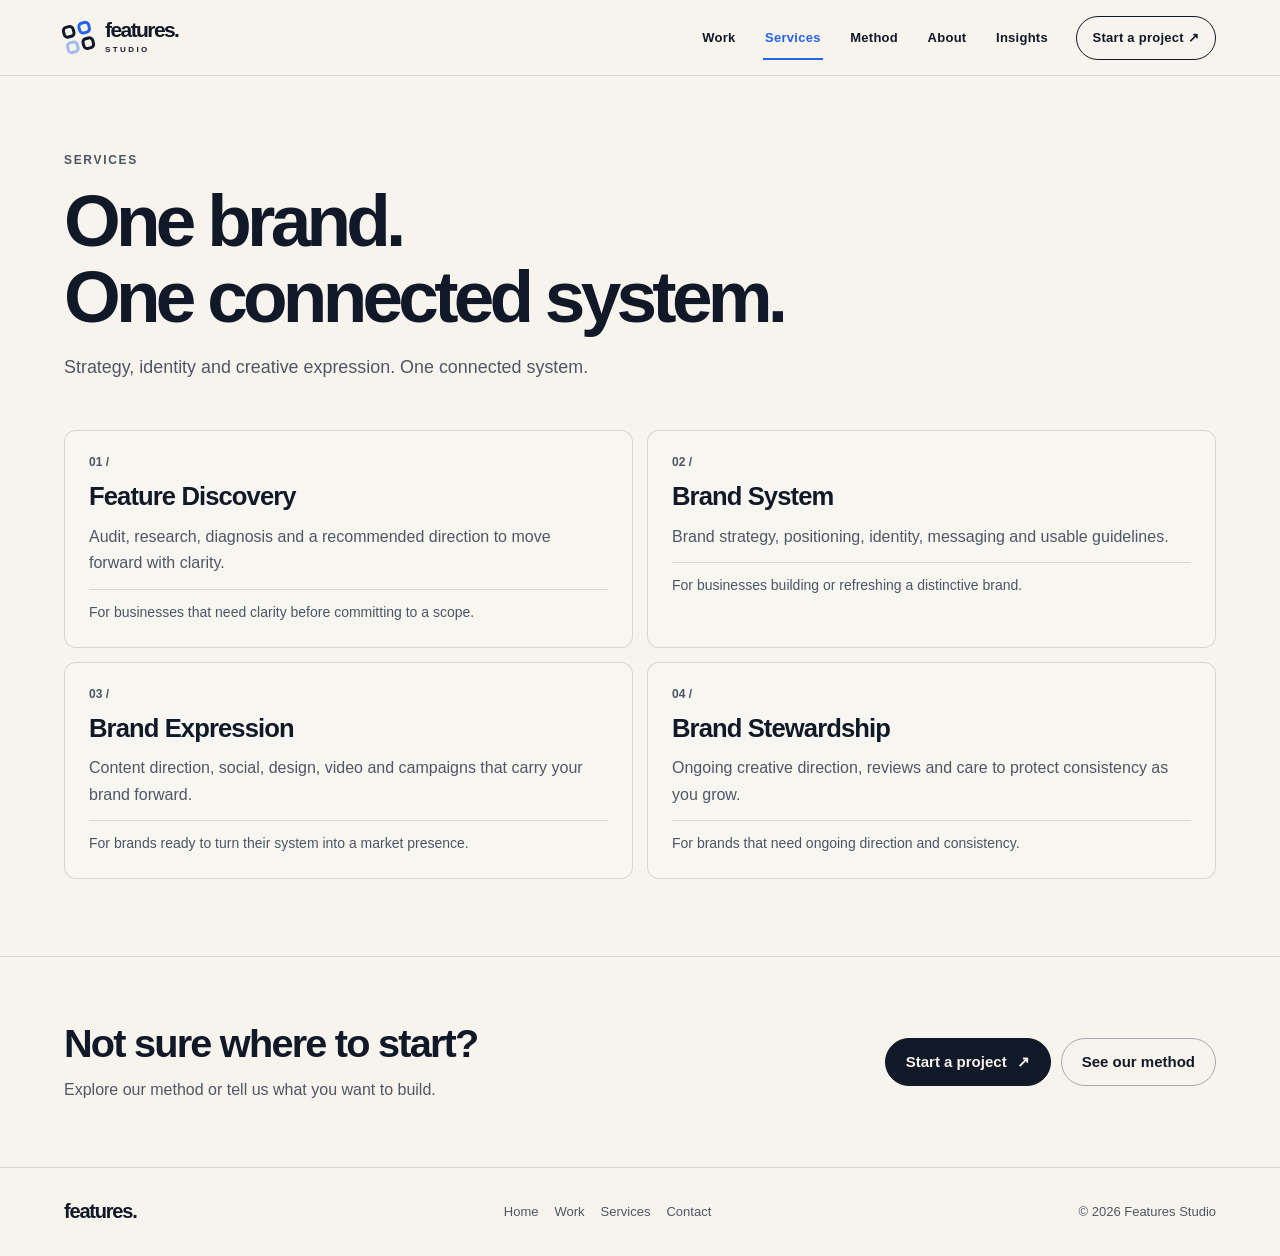
<file: services.html>
<!DOCTYPE html>
<html lang="en"><head><meta charset="UTF-8"><meta name="viewport" content="width=device-width, initial-scale=1"><meta name="theme-color" content="#F7F4ED"><meta name="description" content="Brand discovery, brand systems, expression and stewardship."><title>Services — Features Studio</title><link rel="stylesheet" href="studio-v10.css"><link rel="stylesheet" href="studio-v11.css"><script>document.documentElement.classList.add('has-js')</script></head><body class="inner-page services-page"><a class="a11y-skip" href="#main">Skip to content</a>
  <header class="site-nav" id="topbar">
    <a class="brand" href="index.html" aria-label="Features Studio home">
      <span class="brand-icon" aria-hidden="true"><span></span><span></span><span></span><span></span></span>
      <span class="brand-word">features.<small>studio</small></span>
    </a>
    <nav class="nav-links" id="navlinks" aria-label="Main navigation"><a href="work.html">Work</a><a href="services.html" aria-current="page">Services</a><a href="method.html">Method</a><a href="about.html">About</a><a href="insights.html">Insights</a><a href="contact.html" class="nav-cta">Start a project ↗</a></nav>
    <button class="menu-button" id="menubtn" aria-label="Open navigation" aria-controls="navlinks" aria-expanded="false"><svg viewBox="0 0 24 24" fill="none" stroke="currentColor" stroke-width="1.8" stroke-linecap="round"><path d="M3 8h18M3 16h18"/></svg></button>
  </header>
  <main id="main" class="site-content" tabindex="-1"><section class="services" id="services" aria-labelledby="services-title"><div class="wrap"><div class="services-head"><div><div class="page-kicker">Services</div><h1 id="services-title">One brand.<br>One connected system.</h1></div><p>Strategy, identity and creative expression. One connected system.</p></div>
      <div class="service-list">
        <div class="service reveal"><span class="s-num">01 /</span><h2>Feature Discovery</h2><p>Audit, research, diagnosis and a recommended direction to move forward with clarity.</p><div class="service-fit">For businesses that need clarity before committing to a scope.</div></div>
        <div class="service reveal"><span class="s-num">02 /</span><h2>Brand System</h2><p>Brand strategy, positioning, identity, messaging and usable guidelines.</p><div class="service-fit">For businesses building or refreshing a distinctive brand.</div></div>
        <div class="service reveal"><span class="s-num">03 /</span><h2>Brand Expression</h2><p>Content direction, social, design, video and campaigns that carry your brand forward.</p><div class="service-fit">For brands ready to turn their system into a market presence.</div></div>
        <div class="service reveal"><span class="s-num">04 /</span><h2>Brand Stewardship</h2><p>Ongoing creative direction, reviews and care to protect consistency as you grow.</p><div class="service-fit">For brands that need ongoing direction and consistency.</div></div>
      </div>
    </div></section><section class="next-section" aria-label="Next step"><div class="wrap next-layout"><div><h2>Not sure where to start?</h2><p>Explore our method or tell us what you want to build.</p></div><div class="next-actions"><a class="action-primary" href="contact.html">Start a project <span aria-hidden="true">↗</span></a><a class="action-secondary" href="method.html">See our method</a></div></div></section></main><footer class="page-footer"><a href="index.html" class="footer-brand" aria-label="Features Studio home">features.</a><nav aria-label="Footer navigation"><a href="index.html">Home</a><a href="work.html">Work</a><a href="services.html">Services</a><a href="contact.html">Contact</a></nav><span>© <span id="year"></span> Features Studio</span></footer><script src="studio-v11.js" defer></script></body></html>
</file>
<file: studio-v10.css>
:root{--ink:#111827;--paper:#F7F4ED;--blue:#2563EB;--sand:#DCC9A6;--amber:#F97316;--soft-ink:#4f5665;--line:rgba(17,24,39,.14);--white:#fff;--ease:cubic-bezier(.2,.8,.2,1);--gutter:clamp(24px,5.5vw,104px)}
  *,*::before,*::after{box-sizing:border-box}
  html{scroll-behavior:smooth;scroll-padding-top:84px}
  body{margin:0;background:var(--paper);color:var(--ink);font-family:-apple-system,BlinkMacSystemFont,'Segoe UI',Arial,sans-serif;-webkit-font-smoothing:antialiased;overflow-x:hidden}
  a{color:inherit;text-decoration:none}
  button,input,textarea{font:inherit}
  button{cursor:pointer}
  ::selection{background:var(--blue);color:#fff}
  .a11y-skip{position:absolute;top:-60px;left:15px;z-index:100;color:#fff;background:var(--ink);padding:12px 15px}.a11y-skip:focus{top:12px}
  .site-nav{position:fixed;z-index:50;top:0;left:0;right:0;height:76px;display:flex;align-items:center;justify-content:space-between;padding:0 var(--gutter);background:rgba(247,244,237,.88);border-bottom:1px solid rgba(17,24,39,.06);backdrop-filter:blur(22px);-webkit-backdrop-filter:blur(22px);transition:box-shadow .3s ease,background .3s ease}
  .site-nav.scrolled{box-shadow:0 7px 36px rgba(17,24,39,.045)}
  .brand{display:flex;gap:13px;align-items:center;white-space:nowrap}
  .brand-icon{width:29px;height:29px;display:grid;grid-template-columns:repeat(2,1fr);gap:3px;transform:rotate(-15deg)}
  .brand-icon span{border:3.5px solid var(--ink);border-radius:5px}.brand-icon span:nth-child(2){border-color:var(--blue)}.brand-icon span:nth-child(3){border-color:var(--blue);opacity:.4}
  .brand-word{font-size:21px;font-weight:780;letter-spacing:-.08em;line-height:.9}.brand-word small{display:block;font-weight:650;font-size:8px;letter-spacing:.3em;margin-top:6px;text-transform:uppercase}
  .nav-links{display:flex;align-items:center;gap:clamp(21px,2.25vw,42px)}.nav-links a{font-size:12px;font-weight:620;letter-spacing:.02em;transition:color .2s}.nav-links a:hover{color:var(--blue)}
  .nav-links .nav-cta{padding:12px 19px;border:1px solid var(--ink);border-radius:50px}.nav-links .nav-cta:hover{border-color:var(--blue)}
  .menu-button{display:none;width:44px;height:44px;border:0;background:none;align-items:center;justify-content:center;color:var(--ink)}.menu-button svg{width:25px;height:25px}
  .site-content{padding-top:76px}.wrap{max-width:1680px;margin:0 auto;padding-inline:var(--gutter)}
  .overline{font-size:10px;font-weight:720;letter-spacing:.23em;text-transform:uppercase;display:flex;align-items:center;gap:11px}.overline:before{content:"";width:25px;height:2px;background:currentColor;display:inline-block}
  .section-index{display:flex;align-items:center;gap:14px;color:#657086;font-weight:650;font-size:11px;letter-spacing:.14em;text-transform:uppercase}.section-index .index-number{color:var(--blue)}
  .hero{min-height:calc(100vh - 76px);position:relative;overflow:hidden;padding-top:clamp(80px,10vw,140px);padding-bottom:30px}
  .hero-copy{position:relative;z-index:2;max-width:1370px;margin:auto;text-align:center}
  .hero-kicker{font-size:10px;font-weight:700;letter-spacing:.24em;text-transform:uppercase;color:#5e6778;margin-bottom:33px}
  .hero h1{font-size:clamp(52px,7.5vw,122px);letter-spacing:-.087em;font-weight:690;line-height:.99;margin:0 auto;max-width:1390px}
  .hero h1 .line{display:block}.hero h1 .blue{color:var(--blue)}
  .hero-desc{font-size:clamp(14px,1.37vw,18px);color:#5c6574;max-width:440px;line-height:1.66;margin:29px auto 0}
  .hero-actions{display:flex;gap:10px;justify-content:center;margin-top:28px}
  .pill{display:inline-flex;align-items:center;justify-content:center;gap:13px;border-radius:100px;font-size:12px;font-weight:680;min-height:47px;padding:0 21px;transition:transform .25s var(--ease),background .25s,box-shadow .25s;border:1px solid transparent}
  .pill:hover{transform:translateY(-2px)}.pill.solid{background:var(--ink);color:var(--paper)}.pill.solid:hover{background:var(--blue);box-shadow:0 12px 30px #2563eb25}.pill.outline{border-color:#bec3cc;background:rgba(255,255,255,.16)}.pill.outline:hover{border-color:var(--blue)}
  .pill svg{width:15px;height:15px}
  .hero-art{position:relative;margin:clamp(25px,4vw,60px) auto 0;max-width:1360px;min-height:clamp(280px,34vw,530px);isolation:isolate}
  .hero-art:before{content:"";position:absolute;left:50%;top:55%;width:70%;height:50%;transform:translate(-50%,-50%);background:radial-gradient(ellipse,#2563eb18,transparent 70%);filter:blur(20px)}
  .hero-visual{position:absolute;inset:-7% 0 -13%;width:100%;height:116%;overflow:visible;filter:drop-shadow(0 30px 22px #0d2f7b10)}
  .orbit-group{transform-origin:50% 52%;animation:levitate 9s ease-in-out infinite}.orbit-group.alt{animation-delay:-4s}
  @keyframes levitate{0%,100%{transform:translateY(-7px) rotate(-1deg)}50%{transform:translateY(8px) rotate(1deg)}}
  .hero-meta{position:absolute;left:var(--gutter);bottom:15px;color:#7b7f88;font-size:10px;line-height:1.8;letter-spacing:.1em}.hero-meta-right{left:auto;right:var(--gutter);text-align:right}
  .ticker{background:var(--ink);color:#dfe4ec;border-top:1px solid #ffffff19;border-bottom:1px solid #ffffff19;overflow:hidden;display:flex;white-space:nowrap;padding:19px 0;gap:65px}
  .ticker-track{display:flex;align-items:center;gap:65px;min-width:max-content;animation:marquee 32s linear infinite}.ticker span{font-size:10px;letter-spacing:.28em;text-transform:uppercase;font-weight:760}.ticker b{color:var(--blue);font-size:16px}@keyframes marquee{to{transform:translateX(-50%)}}
  .idea{background:var(--ink);color:var(--paper);padding:clamp(120px,14vw,215px) 0 clamp(100px,10vw,180px);overflow:hidden;position:relative}
  .idea:after{content:"";position:absolute;right:-200px;top:0;width:600px;height:600px;background:radial-gradient(circle,#2563eb10,transparent 70%);pointer-events:none}
  .idea-grid{display:grid;grid-template-columns:1.2fr 1fr;align-items:center;gap:8%}.idea h2{font-size:clamp(54px,6.1vw,104px);font-weight:620;line-height:1.035;letter-spacing:-.08em;margin:32px 0 31px;max-width:850px}.idea h2 em{font-style:normal;color:#8592aa}.idea .intro{color:#c4cbd6;font-size:clamp(15px,1.3vw,19px);max-width:490px;line-height:1.7}
  .difference-board{position:relative;height:clamp(400px,45vw,600px);display:flex;align-items:center;justify-content:center}
  .dot-board{display:grid;grid-template-columns:repeat(7,1fr);gap:clamp(9px,1.4vw,20px);transform:perspective(900px) rotateX(7deg) rotateY(-9deg)}.dot-board span{display:block;width:clamp(24px,3.1vw,46px);height:clamp(24px,3.1vw,46px);border-radius:50%;border:1.7px solid #68718180;background:linear-gradient(135deg,#ffffff05,#ffffff01);transition:transform .4s var(--ease),border-color .4s}.dot-board span:hover{transform:scale(1.22);border-color:var(--sand)}.dot-board span.the-one{background:radial-gradient(circle at 32% 25%,#8ab2ff,var(--blue) 55%,#0d3287);border-color:#9bc0ff;box-shadow:0 0 26px #2563eb8a,0 0 100px #2563eb55;transform:scale(1.24);animation:pulse 4s ease-in-out infinite}@keyframes pulse{50%{box-shadow:0 0 45px #2563ebaa,0 0 115px #2563eb66;transform:scale(1.38)}}
  .board-note{position:absolute;font-size:10px;letter-spacing:.12em;color:#7b879e;bottom:15px;right:8%;text-transform:uppercase}
  .statement-strip{padding:30px 0 70px;background:var(--ink);color:#8c9bb4}.statement-strip .wrap{display:flex;justify-content:space-between;gap:25px;border-top:1px solid #ffffff28;padding-top:29px}.statement-strip span{font-size:11px;letter-spacing:.1em;text-transform:uppercase}.statement-strip strong{color:var(--paper)}
  .work{background:var(--paper);padding:clamp(100px,11vw,170px) 0}.section-header{display:flex;justify-content:space-between;align-items:end;gap:30px;margin-bottom:56px}.section-header h2{font-size:clamp(48px,6.3vw,108px);line-height:1;letter-spacing:-.082em;font-weight:650;margin:22px 0 0}.section-header p{color:#626d7a;max-width:300px;font-size:14px;line-height:1.6;margin:0 0 10px}
  .work-grid{display:grid;grid-template-columns:1.28fr 1fr;gap:24px}.work-card{min-width:0}.work-card:nth-child(3){grid-column:1/-1}.work-visual{position:relative;height:clamp(370px,40vw,630px);border-radius:18px;overflow:hidden;isolation:isolate;display:flex;align-items:center;justify-content:center;transition:border-radius .45s var(--ease)}.work-card:hover .work-visual{border-radius:31px}.work-card:nth-child(3) .work-visual{height:clamp(340px,34vw,490px)}
  .work-visual .visual-label{position:absolute;top:24px;left:26px;font-size:10px;font-weight:750;letter-spacing:.18em;z-index:2}.work-visual .visual-index{position:absolute;bottom:22px;right:26px;font-size:10px;font-weight:720;letter-spacing:.1em;z-index:2}
  .study-a{background:#d7e2fa}.study-a .columns{display:flex;align-items:end;gap:clamp(8px,1.6vw,24px);transform:rotate(-18deg) translateY(45px)}.study-a .columns span{display:block;width:clamp(65px,10vw,155px);height:clamp(270px,36vw,520px);border-radius:100px;background:linear-gradient(90deg,#1548bd,#4177ec 55%,#1749b2);box-shadow:24px 20px 35px #143a9a33;transform:translateY(var(--y));transition:transform .8s var(--ease)}.study-a:hover .columns span{transform:translateY(calc(var(--y) - 22px))}.study-a .columns span:nth-child(2){background:linear-gradient(90deg,#101827,#28364d 70%,#101827)}.study-a .columns span:nth-child(4){background:linear-gradient(90deg,#c7ad7e,#e7d9be 60%,#b29a6b)}
  .study-b{background:#172235;color:#fff}.study-b:before{content:"";width:85%;aspect-ratio:1;position:absolute;border-radius:50%;background:radial-gradient(circle at 27% 30%,#ffbf77 0%,#f97316 26%,#b94708 48%,#172235 70%);filter:blur(1px)}.study-b:after{content:"";position:absolute;width:60%;aspect-ratio:1;border:2px solid #ffffff50;border-radius:50%;transform:rotate(-30deg) skew(24deg,6deg);box-shadow:0 0 0 30px #ffffff08,0 0 0 60px #ffffff06,0 0 0 90px #ffffff04;transition:transform .8s var(--ease)}.study-b:hover:after{transform:rotate(7deg) skew(17deg,6deg)}
  .study-c{background:#ded3bd}.study-c .tile-grid{width:105%;height:145%;display:grid;grid-template-columns:repeat(9,1fr);grid-template-rows:repeat(4,1fr);gap:12px;transform:rotate(-12deg)}.study-c .tile-grid span{border-radius:50px;background:#c8b793;box-shadow:inset 0 0 0 1px #ffffff35}.study-c .tile-grid span:nth-child(3n){background:#e7ddcb}.study-c .tile-grid span:nth-child(9),.study-c .tile-grid span:nth-child(12),.study-c .tile-grid span:nth-child(16),.study-c .tile-grid span:nth-child(21){background:var(--blue);box-shadow:inset 3px 3px 10px #ffffff55,0 5px 18px #2563eb50}.study-c .tile-caption{position:absolute;background:var(--paper);padding:24px 30px;border-radius:12px;box-shadow:0 20px 70px #11182721;text-align:center;z-index:2;min-width:280px;transform:rotate(-5deg)}.tile-caption .tile-big{display:block;font-size:clamp(40px,5.4vw,82px);line-height:1;letter-spacing:-.08em;font-weight:730}.tile-caption .tile-small{display:block;font-size:11px;letter-spacing:.16em;text-transform:uppercase;margin-top:10px}
  .work-caption{padding:19px 4px 27px;display:flex;justify-content:space-between;gap:18px}.work-caption h3{font-size:clamp(20px,2.2vw,31px);letter-spacing:-.048em;font-weight:650;margin:0}.work-caption p{margin:8px 0 0;font-size:12px;color:#6e7581}.work-caption .icon-link{width:34px;height:34px;display:grid;place-items:center;border:1px solid #929ba6;border-radius:50%;flex:none}.work-caption .icon-link svg{width:16px;height:16px}
  .work-disclaimer{font-size:11px;color:#78808c;line-height:1.7;border-top:1px solid var(--line);padding-top:18px;margin-top:20px}
  .method{padding:clamp(105px,11vw,190px) 0;background:#e9e4db}.method-top{display:grid;grid-template-columns:1fr 1fr;gap:10%}.method h2{font-size:clamp(53px,7vw,112px);font-weight:650;letter-spacing:-.084em;line-height:.99;margin:25px 0 35px}.method-top p{font-size:clamp(17px,1.5vw,22px);line-height:1.62;color:#5c6574;max-width:470px;align-self:end;margin-bottom:42px}
  .stages{display:grid;grid-template-columns:repeat(5,1fr);gap:0;margin-top:90px;border-top:1px solid #a6aaac}.stage{padding:26px clamp(10px,1.5vw,24px) 12px 0;position:relative;min-height:225px}.stage:before{content:"";width:9px;height:9px;background:var(--blue);border-radius:50%;position:absolute;top:-5px;left:0}.stage .num{font-size:12px;color:#778093}.stage h3{font-size:clamp(24px,2.8vw,42px);letter-spacing:-.06em;margin:45px 0 12px}.stage p{color:#666d77;font-size:12px;line-height:1.7;max-width:210px}
  .method-note{border-top:1px solid #a6aaac;margin-top:60px;padding-top:30px;display:flex;justify-content:space-between;gap:20px;align-items:center;font-size:12px}.method-note span{color:#6a707b}
  .services{padding:clamp(100px,12vw,190px) 0;background:var(--paper)}.services-head{display:grid;grid-template-columns:1fr 1fr;gap:40px;align-items:end;margin-bottom:70px}.services h2{font-size:clamp(55px,7.2vw,118px);letter-spacing:-.085em;line-height:1;margin:23px 0 0;font-weight:660}.services-head p{max-width:480px;color:#626d7a;font-size:clamp(15px,1.35vw,20px);line-height:1.7;justify-self:end}
  .service-list{border-top:1px solid var(--line)}.service{border-bottom:1px solid var(--line);display:grid;grid-template-columns:100px 1fr 1fr 40px;gap:18px;align-items:center;padding:29px 8px;transition:padding .3s,background .3s;min-height:114px}.service:hover{padding-left:22px;background:#ffffff88}.service .s-num{font-size:11px;color:#677183}.service h3{font-size:clamp(24px,3.1vw,46px);margin:0;font-weight:630;letter-spacing:-.064em}.service p{margin:0;color:#68717d;line-height:1.6;font-size:13px;max-width:385px}.service .circle-arrow{border:1px solid #a7afb9;border-radius:50%;width:38px;height:38px;display:grid;place-items:center}.circle-arrow svg{width:15px;height:15px}
  .manifesto{background:var(--blue);color:#fff;position:relative;overflow:hidden;padding:clamp(110px,12vw,190px) 0}.manifesto:before{content:"";position:absolute;inset:-30%;background:radial-gradient(circle at 80% 40%,#6b99ff88 0%,transparent 27%);pointer-events:none}.manifesto .wrap{position:relative}.manifesto .overline{color:#dce8ff}.manifesto h2{font-size:clamp(54px,7vw,115px);line-height:1.02;letter-spacing:-.078em;font-weight:620;max-width:1180px;margin:50px 0 45px}.manifesto h2 em{font-style:normal;color:#a9c5ff}.manifesto-foot{border-top:1px solid #ffffff60;padding-top:30px;display:flex;justify-content:space-between;gap:25px;font-size:12px;line-height:1.6;color:#e7efff}.manifesto-foot strong{color:white}
  .thinking{padding:clamp(105px,12vw,190px) 0;background:var(--paper)}.thinking-grid{display:grid;grid-template-columns:repeat(3,1fr);gap:24px}.thought{padding:35px 0 40px;border-top:1px solid var(--ink)}.thought .thought-num{font-size:11px;color:var(--blue);font-weight:750}.thought h3{font-size:clamp(25px,2.9vw,43px);font-weight:630;letter-spacing:-.06em;line-height:1.16;margin:48px 0 18px;max-width:380px}.thought p{font-size:13px;color:#626c78;line-height:1.8;max-width:350px}
  .contact{background:var(--ink);color:var(--paper);padding:clamp(100px,10vw,165px) 0 35px;overflow:hidden}.contact-content{display:grid;grid-template-columns:1.2fr .8fr;gap:12%;align-items:end}.contact h2{font-size:clamp(58px,7vw,114px);line-height:1;letter-spacing:-.08em;font-weight:650;margin:28px 0 35px}.contact h2 span{color:#8192b1}.contact p{font-size:17px;line-height:1.6;color:#c3cad5;max-width:390px}.project-form{border-top:1px solid #ffffff55;padding-top:24px}.project-form label{font-size:10px;font-weight:720;letter-spacing:.12em;color:#bfc8d8;text-transform:uppercase;display:block;margin:20px 0 8px}.project-form input,.project-form textarea{width:100%;border:0;border-bottom:1px solid #ffffff44;border-radius:0;background:transparent;color:white;padding:10px 2px 15px;outline:0;font-size:15px;transition:border-color .2s}.project-form input::placeholder,.project-form textarea::placeholder{color:#79869a}.project-form input:focus,.project-form textarea:focus{border-color:#8db1ff}.project-form textarea{min-height:90px;resize:vertical}.project-form button{background:var(--paper);color:var(--ink);border:0;margin-top:22px}.project-form button:hover{background:#dae5ff}.form-note{font-size:10px!important;color:#9aa6bc!important;margin-top:13px!important;max-width:450px!important}.form-feedback{font-size:12px!important;color:#b9d0ff!important;margin-top:12px!important;min-height:20px}
  .footer{border-top:1px solid #ffffff2e;margin-top:clamp(90px,12vw,170px);padding-top:24px;display:flex;justify-content:space-between;align-items:center;gap:20px;color:#a6afbd;font-size:11px}.footer strong{font-size:20px;letter-spacing:-.08em;color:#fff}.footer-links{display:flex;gap:24px}.footer a:hover{color:white}
  html.has-js .reveal{opacity:0;transform:translateY(35px);transition:opacity .8s var(--ease),transform .8s var(--ease)}html.has-js .reveal.is-visible{opacity:1;transform:translateY(0)}
  @media (min-width:801px){.hero{padding-top:clamp(60px,6vw,90px)}.hero-kicker{margin-bottom:22px}.hero h1{font-size:clamp(65px,6.3vw,108px)}.hero-desc{margin-top:22px}.hero-actions{margin-top:20px}.hero-art{margin-top:16px}}
  @media (max-width:1100px){.idea-grid{gap:4%}.work-grid{gap:16px}.service{grid-template-columns:70px 1fr 1fr 40px}.contact-content{gap:6%}}
  @media (max-width:800px){:root{--gutter:24px}.site-nav{height:68px}.site-content{padding-top:68px}.menu-button{display:flex}.nav-links{position:absolute;top:68px;left:0;right:0;padding:20px 24px 27px;background:var(--paper);border-bottom:1px solid var(--line);display:none;flex-direction:column;align-items:stretch;gap:0;box-shadow:0 20px 30px #11182714}.nav-links.open{display:flex}.nav-links a{font-size:16px;padding:15px 0}.nav-links .nav-cta{padding:13px 20px;text-align:center;margin-top:9px}.hero{padding-top:95px;min-height:0}.hero h1{font-size:clamp(46px,10vw,85px)}.hero-art{min-height:310px;margin-top:40px}.hero-meta{display:none}.idea-grid{grid-template-columns:1fr;gap:8px}.idea{padding-top:110px}.idea h2{max-width:700px}.difference-board{height:380px}.dot-board span{width:34px;height:34px}.section-header{align-items:start;flex-direction:column}.work-grid{grid-template-columns:1fr}.work-card:nth-child(3){grid-column:auto}.work-visual,.work-card:nth-child(3) .work-visual{height:clamp(350px,78vw,600px)}.study-a .columns span{height:440px;width:120px}.method-top,.services-head,.contact-content{grid-template-columns:1fr;gap:0}.method-top p,.services-head p{justify-self:start;max-width:650px}.stages{grid-template-columns:repeat(2,1fr);margin-top:60px;row-gap:10px}.stage{min-height:190px}.service{grid-template-columns:45px 1fr 40px;gap:10px}.service p{grid-column:2;grid-row:2}.service .circle-arrow{grid-column:3;grid-row:1}.thinking-grid{grid-template-columns:1fr;gap:0}.thought{padding:24px 0}.thought h3{margin-top:20px}.contact-content{gap:70px}.footer{flex-wrap:wrap}}
  @media (max-width:500px){.brand-word{font-size:19px}.brand-icon{width:25px;height:25px}.hero{padding-top:73px}.hero-kicker{font-size:9px;margin-bottom:23px}.hero h1{font-size:clamp(44px,11.7vw,61px);letter-spacing:-.078em}.hero-desc{font-size:13px;max-width:320px;margin-top:22px}.hero-actions{gap:8px}.pill{padding:0 15px;min-height:44px;font-size:11px}.hero-art{min-height:250px;margin-top:19px}.hero-visual{inset:-3% -13% -13%;width:126%;height:110%}.ticker{padding:14px 0}.idea h2,.section-header h2,.method h2,.services h2,.contact h2{font-size:clamp(48px,12.6vw,69px)}.idea .intro{font-size:15px}.dot-board{gap:9px}.dot-board span{width:30px;height:30px}.difference-board{height:300px}.statement-strip .wrap{flex-wrap:wrap}.section-header{margin-bottom:30px}.section-header p{font-size:13px}.work-visual,.work-card:nth-child(3) .work-visual{height:370px}.study-a .columns span{width:78px;height:360px}.study-c .tile-grid{width:170%}.tile-caption{min-width:220px!important;padding:20px!important}.method{padding:105px 0}.stages{grid-template-columns:1fr 1fr}.stage{min-height:168px}.stage h3{font-size:27px;margin-top:38px}.stage p{font-size:11px}.method-note{align-items:start;flex-direction:column}.service{padding:25px 0;grid-template-columns:30px 1fr 34px}.service h3{font-size:26px}.service p{font-size:12px}.service .circle-arrow{width:31px;height:31px}.manifesto h2{font-size:clamp(44px,11.2vw,61px)}.manifesto-foot{flex-direction:column}.contact h2{font-size:clamp(55px,12.5vw,70px)}.contact p{font-size:14px}.footer{gap:25px}.footer-links{gap:18px}}
  @media (prefers-reduced-motion:reduce){*,*::before,*::after{scroll-behavior:auto!important;animation-duration:.01ms!important;animation-iteration-count:1!important;transition-duration:.01ms!important}.reveal{opacity:1;transform:none}}

  /* Portfolio library: actual work published by Features Studio on Behance */
  .portfolio-card{min-width:0}.project-hit{display:block;color:inherit;outline-offset:5px}.feature-thumb{position:relative;overflow:hidden;aspect-ratio:1.25;background:var(--project-bg,#111827);border-radius:16px;isolation:isolate}
  .feature-thumb.hero-thumb{aspect-ratio:1.28}.feature-thumb img{display:block;width:100%;height:100%;object-fit:cover;transition:transform .75s cubic-bezier(.19,1,.22,1),filter .5s;filter:saturate(.98)}
  .project-hit:hover img,.project-hit:focus-visible img{transform:scale(1.065);filter:saturate(1.08)}
  .project-number,.project-open{position:absolute;z-index:2;top:20px;color:#fff;font-weight:750;letter-spacing:.12em;text-shadow:0 1px 10px rgba(0,0,0,.4)}.project-number{left:23px;font-size:10px}.project-open{right:19px;font-size:21px;width:34px;height:34px;border:1px solid #ffffff99;border-radius:50%;text-align:center;line-height:30px;transition:background .25s,color .25s}.project-hit:hover .project-open{background:#fff;color:#111827;text-shadow:none}
  .project-info{display:flex;justify-content:space-between;align-items:flex-start;gap:12px;padding:18px 3px 28px}.project-info h3{margin:0;font-size:clamp(19px,2.1vw,30px);line-height:1.12;letter-spacing:-.05em;font-weight:680}.project-info p{margin:9px 0 0;font-size:12px;color:#707785}.project-link-icon{font-size:21px;color:var(--blue);line-height:1}
  .image-fallback{display:none;position:absolute;inset:0;align-items:center;justify-content:center;padding:30px;color:#fff;line-height:1.5;font-size:14px;font-weight:650;text-align:center;background:#111827cc}.asset-unavailable .image-fallback{display:flex}.asset-unavailable .project-number,.asset-unavailable .project-open{display:none}
  .portfolio-actions{margin-top:38px;display:flex;align-items:center;justify-content:space-between;gap:20px;flex-wrap:wrap;border-top:1px solid var(--line);padding-top:23px}.portfolio-actions .source{font-size:11px;color:#737b87;max-width:530px;line-height:1.8}
  .portfolio-more{font-size:12px;letter-spacing:.03em;white-space:nowrap;display:inline-flex;align-items:center;gap:10px;padding:13px 20px;border:1px solid #111827;border-radius:40px;font-weight:720;transition:.25s}.portfolio-more:hover{background:var(--ink);color:white}
  .work-grid.portfolio-preview{grid-template-columns:repeat(2,minmax(0,1fr));gap:24px}.work-grid.portfolio-preview .work-card:nth-child(3){grid-column:auto}
  .work-grid.portfolio-preview .feature-thumb{aspect-ratio:1.45}
  @media(max-width:800px){.work-grid.portfolio-preview{grid-template-columns:1fr 1fr;gap:15px}.project-info h3{font-size:20px}.feature-thumb{border-radius:12px}.project-number{left:13px;top:15px;font-size:9px}.project-open{top:12px;right:12px;width:30px;height:30px;line-height:25px}}
  @media(max-width:600px){.work-grid.portfolio-preview{grid-template-columns:1fr}.work-grid.portfolio-preview .feature-thumb{aspect-ratio:1.3}.portfolio-actions{margin-top:20px}.portfolio-more{width:100%;justify-content:center}}

  
  /* FEATURES STUDIO / Scroll-directed experience v3 */
  .scroll-meter{position:fixed;z-index:80;inset:0 auto auto 0;height:3px;width:100%;transform-origin:left center;transform:scaleX(0);background:var(--blue);pointer-events:none}
  .site-nav{will-change:transform;transition:transform .42s cubic-bezier(.2,.8,.2,1),box-shadow .3s ease,background .3s ease}
  .site-nav.nav-hidden:not(:focus-within){transform:translateY(-105%)}
  .hero-copy,.hero-visual{will-change:transform}.hero-copy{transform:translate3d(0,var(--hero-copy-y,0px),0);opacity:var(--hero-opacity,1)}
  .hero-visual{transform:translate3d(0,var(--hero-art-y,0px),0) scale(var(--hero-art-scale,1));transform-origin:center 50%}
  .hero-art{perspective:1000px}.hero .hero-meta{transform:translate3d(0,var(--hero-meta-y,0px),0)}
  .ticker-track{animation:none;transform:translate3d(var(--ticker-offset,0px),0,0);will-change:transform}
  .scroll-story{height:320vh;height:320svh;position:relative;background:var(--ink);color:var(--paper)}
  .story-sticky{height:100vh;height:100svh;min-height:540px;position:sticky;top:0;overflow:hidden;isolation:isolate}
  .story-sticky::before{content:"";pointer-events:none;position:absolute;inset:0;background:radial-gradient(circle at 76% 49%,#1b448430 0%,transparent 49%)}
  .story-container{height:100%;width:100%;max-width:1680px;margin:auto;padding:clamp(38px,5vw,75px) var(--gutter) clamp(35px,4vw,65px);display:flex;flex-direction:column;position:relative}
  .story-topline,.story-bottomline{display:flex;justify-content:space-between;align-items:center;gap:22px;position:relative;z-index:2}
  .story-topline .overline{color:#acb9cb}.story-step{display:flex;align-items:center;gap:4px;font-size:12px;font-weight:750;letter-spacing:.1em;white-space:nowrap}.story-step-muted{color:#7486a2}
  .story-progress-track{width:110px;height:2px;background:#ffffff2b;margin-left:15px;overflow:hidden}.story-progress-fill{width:100%;height:100%;background:#7ea7ff;transform:scaleX(0);transform-origin:left}
  .story-layout{position:relative;flex:1;display:grid;grid-template-columns:1.08fr .92fr;min-height:0;align-items:center;gap:3%}
  .story-text{position:relative;z-index:4;height:100%;display:flex;align-items:center;pointer-events:none}
  .story-panel{position:absolute;left:0;right:0;top:50%;transform:translate3d(0,calc(-50% + 26px),0);opacity:0;visibility:visible;max-width:750px}
  .story-panel.is-current{visibility:visible;opacity:1;transform:translate3d(0,-50%,0)}
  .story-label{font-size:11px;font-weight:780;letter-spacing:.24em;color:#87a9ff}
  .story-panel h2{font-size:clamp(48px,6vw,101px);font-weight:640;letter-spacing:-.083em;line-height:1.03;margin:31px 0 24px}
  .story-panel h2 em{font-style:normal;color:#7fa5ff}.story-panel p{max-width:470px;color:#bbc6d5;font-size:clamp(15px,1.37vw,19px);line-height:1.73}
  .story-geometry{height:min(640px,68vh);width:100%;position:relative;display:grid;place-items:center;align-self:center;overflow:visible}
  .story-aura{position:absolute;width:94%;aspect-ratio:1;border-radius:50%;background:radial-gradient(circle,#2563eb25,transparent 67%);filter:blur(26px);transform:scale(var(--aura-scale,1));opacity:.85}
  .story-geometry svg{height:100%;width:100%;max-width:640px;overflow:visible;filter:drop-shadow(0 20px 35px rgba(0,0,0,.22))}
  .story-ring,.story-spark{transform-origin:310px 310px;will-change:transform}
  .story-geometry-note{position:absolute;bottom:5px;right:2px;color:#71849e;font-size:9px;letter-spacing:.16em;white-space:nowrap;font-weight:750}
  .story-bottomline{font-size:10px;letter-spacing:.16em;text-transform:uppercase;color:#8292aa;border-top:1px solid #ffffff24;padding-top:24px}
  .work-card .feature-thumb img{will-change:transform;transform:translate3d(0,var(--project-shift,0px),0) scale(1.12)!important}
  .work-card:hover .feature-thumb img,.work-card:focus-within .feature-thumb img{transform:translate3d(0,var(--project-shift,0px),0) scale(1.18)!important}
  .work-card .feature-thumb{clip-path:inset(0 0 0 0 round 16px);transition:clip-path .65s var(--ease)}
  .work-card:hover .feature-thumb{clip-path:inset(0 0 0 0 round 27px)}
  .stages{position:relative}.stages::after{content:"";position:absolute;top:-1px;left:0;height:2px;width:100%;background:var(--blue);transform:scaleX(var(--method-progress,0));transform-origin:left;pointer-events:none;transition:transform .12s linear}
  .stage:before{transition:transform .4s ease,box-shadow .4s ease}.stage.method-active:before{transform:scale(1.5);box-shadow:0 0 0 6px #2563eb1d}.stage.method-active h3{color:#225be1}
  .manifesto::after{content:"";position:absolute;bottom:0;left:0;height:5px;width:100%;background:#f7f4ed;opacity:.8;transform-origin:left;transform:scaleX(var(--manifesto-progress,0));pointer-events:none}
  .manifesto h2{transform:translate3d(0,var(--manifesto-shift,0px),0)}
  .up-indicator{position:fixed;right:24px;bottom:26px;width:45px;height:45px;border-radius:50%;border:1px solid #d1d4da;background:#f7f4ede8;backdrop-filter:blur(16px);color:var(--ink);box-shadow:0 5px 25px #11182717;z-index:39;display:grid;place-items:center;opacity:0;transform:translateY(14px);pointer-events:none;transition:opacity .3s,transform .3s}
  .up-indicator.is-visible{opacity:1;transform:none;pointer-events:auto}.up-indicator:hover{background:var(--blue);color:white;border-color:var(--blue)}
  .up-indicator svg{width:17px;height:17px}
  @media(max-width:950px){.story-panel h2{font-size:clamp(43px,6.8vw,75px)}.story-geometry{height:min(520px,55vh)}.story-layout{gap:0}.story-container{padding-top:80px}}
  @media(max-width:700px){.scroll-story{height:300svh}.story-sticky{min-height:0}.story-container{padding:80px 24px 24px}.story-topline .overline{font-size:9px;letter-spacing:.13em}.story-layout{display:flex;flex-direction:column;justify-content:center;gap:5px}.story-text{width:100%;height:42%;flex:none}.story-panel{max-width:550px}.story-panel h2{font-size:clamp(43px,10vw,66px);margin:17px 0 13px}.story-panel p{font-size:13px;line-height:1.55;max-width:440px}.story-geometry{height:48%;width:100%;align-self:center}.story-geometry-note{bottom:-4px;font-size:8px}.story-bottomline{padding-top:13px;font-size:8px;letter-spacing:.1em}.story-progress-track{width:45px;margin-left:6px}.up-indicator{bottom:16px;right:16px;width:40px;height:40px}.story-label{font-size:9px}}
  @media(max-width:450px){.story-container{padding-top:68px}.story-panel h2{font-size:clamp(36px,10.2vw,46px)}.story-panel p{font-size:12px}.story-topline{align-items:start}.story-geometry{height:46%}.story-bottomline span:last-child{display:none}}
  @media(max-height:650px) and (min-width:701px){.story-panel h2{font-size:clamp(40px,5.8vw,73px);margin:15px 0}.story-container{padding-top:28px;padding-bottom:20px}.story-geometry{height:74%}}
  @media(prefers-reduced-motion:reduce){.site-nav{transition:none}.hero-copy,.hero-visual,.hero-meta,.ticker-track,.story-ring,.story-spark,.manifesto h2,.work-card .feature-thumb img{transform:none!important;will-change:auto!important}.hero-copy{opacity:1!important}.scroll-story{height:auto!important}.story-sticky{position:relative;height:auto;min-height:0}.story-layout{display:block}.story-text{display:block;height:auto}.story-panel,.story-panel.is-current{position:relative;top:auto;transform:none!important;opacity:1!important;visibility:visible!important;max-width:none;padding:35px 0}.story-panel:not(:first-child){border-top:1px solid #ffffff30}.story-geometry{display:none}.story-bottomline,.story-step{display:none}.stages::after,.manifesto::after,.up-indicator{display:none}}

  /* v4 · Recognition Grid — a deliberately restrained, reversible, scroll-directed idea. */
  .idea-recognition{height:320vh;height:320svh;padding:0!important;isolation:isolate;overflow:clip}
  .idea-recognition .idea-sticky{position:sticky;top:0;height:100vh;height:100svh;min-height:0;display:flex;align-items:center;overflow:hidden}
  .idea-recognition .idea-grid{height:100%;width:100%;grid-template-columns:minmax(0,1.08fr) minmax(0,.92fr);gap:clamp(26px,5vw,95px);position:relative;z-index:1;padding-top:clamp(72px,8vh,110px);padding-bottom:clamp(36px,5vh,70px)}
  .idea-recognition .idea-copy{min-width:0;align-self:center}
  .idea-recognition .idea-copy h2{font-size:clamp(51px,5.6vw,96px);margin:23px 0 23px}
  .idea-recognition .idea-copy .intro{font-size:clamp(14px,1.16vw,18px);max-width:565px;line-height:1.65;margin:0}
  .recognition-copy{min-height:126px;border-top:1px solid #ffffff27;margin-top:clamp(20px,3.6vh,38px);padding-top:18px;transition:opacity .3s}
  .recognition-caption{font-size:10px;font-weight:750;color:#8fb0ff;letter-spacing:.18em}
  .recognition-number{font-variant-numeric:tabular-nums}.recognition-divider{color:#61718d}
  .recognition-copy h3{font-size:clamp(19px,1.7vw,28px);font-weight:620;letter-spacing:-.04em;line-height:1.2;margin:10px 0 5px}
  .recognition-copy p{font-size:clamp(12px,.95vw,14px);line-height:1.5;color:#aebbd0;margin:0;max-width:480px}
  .recognition-navigation{display:flex;gap:12px;margin-top:12px;max-width:360px}
  .recognition-step{appearance:none;padding:0 1px 6px;min-width:0;flex:1;display:flex;align-items:start;flex-direction:column;gap:7px;border:0;background:none;text-align:left;color:#8494ab;font-size:10px;letter-spacing:.05em;transition:color .25s}
  .recognition-step-rail{height:2px;width:100%;background:#ffffff34;position:relative;overflow:hidden}
  .recognition-step-rail::after{content:'';position:absolute;inset:0;background:#7fa8ff;transform:scaleX(0);transform-origin:left;transition:transform .35s ease}
  .recognition-step.is-active{color:#edf3ff}.recognition-step.is-active .recognition-step-rail::after{transform:scaleX(1)}
  .recognition-step:focus-visible,.recognition-dot:focus-visible{outline:2px solid #cbdcff;outline-offset:5px;border-radius:4px}
  .idea-recognition .difference-board{height:auto;min-height:0;align-self:stretch;display:flex;align-items:center;justify-content:center}
  .recognition-visual{width:100%;max-width:550px;min-width:0;margin:auto;position:relative;display:flex;flex-direction:column;align-items:center;justify-content:center;isolation:isolate}
  .recognition-grid-wrap{width:min(100%,520px);aspect-ratio:1;position:relative;display:grid;place-items:center}
  .recognition-halo{position:absolute;top:49%;left:50%;width:76%;aspect-ratio:1;transform:translate(-50%,-50%) scale(calc(.75 + var(--difference-progress,0) * .45));border-radius:50%;background:radial-gradient(circle,#2563eb38,transparent 67%);filter:blur(32px);opacity:var(--difference-progress,0);pointer-events:none}
  .recognition-connections{position:absolute;inset:0;width:100%;height:100%;overflow:visible;pointer-events:none;opacity:var(--system-progress,0);z-index:0}
  .recognition-connections path{fill:none;stroke:#82a4ff;stroke-width:2.2;stroke-linecap:round;stroke-dasharray:9 11;opacity:.74}
  .recognition-connections .recognition-secondary-lines{stroke:#728ab3;opacity:calc(var(--echo-progress,0) * .64);stroke-dasharray:3 12;stroke-width:1.5}
  .idea-recognition .dot-board{position:relative;z-index:1;display:grid;grid-template-columns:repeat(7,minmax(0,1fr));grid-template-rows:repeat(7,minmax(0,1fr));width:100%;height:100%;gap:0;transform:none;place-items:center}
  .idea-recognition .dot-board .recognition-dot{position:relative;display:block;width:69%;height:auto;aspect-ratio:1;min-width:0;padding:0;appearance:none;border-radius:50%;border:1.5px solid #69799274;background:linear-gradient(136deg,#ffffff07,#ffffff00);box-shadow:inset 0 1px 3px #ffffff09;transform:scale(1);transition:transform .55s cubic-bezier(.2,.8,.2,1),border-color .4s,box-shadow .4s;outline-offset:5px}
  .idea-recognition .recognition-dot::before{content:'';position:absolute;inset:-2px;border-radius:inherit;background:radial-gradient(circle at 30% 22%,#c1d5ff 0%,#6394ff 25%,#2563eb 64%,#0e328c 100%);border:1px solid #b4ceff;box-shadow:0 0 22px #2563eb7b,0 0 56px #2563eb29;opacity:0;transition:opacity .18s linear;pointer-events:none}
  .idea-recognition .recognition-dot.is-core{cursor:pointer;z-index:4;transform:scale(calc(1 + var(--difference-progress,0) * .25));border-color:#69799274}
  .idea-recognition .recognition-dot.is-core::before{opacity:var(--difference-progress,0)}
  .idea-recognition .recognition-dot.is-system{transform:scale(calc(1 + var(--system-progress,0) * .13));z-index:2}
  .idea-recognition .recognition-dot.is-system::before{opacity:calc(var(--system-progress,0) * .82)}
  .idea-recognition .recognition-dot.is-echo{z-index:2;transform:scale(calc(1 + var(--echo-progress,0) * .07))}
  .idea-recognition .recognition-dot.is-echo::before{opacity:calc(var(--echo-progress,0) * .7)}
  .idea-recognition .recognition-dot.is-core:hover{transform:scale(calc(1.08 + var(--difference-progress,0) * .23))}
  .recognition-visual-note{color:#bbc8de;font-size:clamp(11px,1vw,13px);text-align:center;font-weight:550;letter-spacing:.015em;min-height:24px;margin:12px 0 4px;display:flex;align-items:center;justify-content:center;gap:10px}
  .recognition-live-dot{flex:none;width:6px;height:6px;border-radius:50%;background:#88aaff;box-shadow:0 0 10px #2563eb66;opacity:.75}
  .recognition-hint{font-size:10px;color:#7889a2;letter-spacing:.055em;margin:6px 0 0;text-align:center}
  @media(max-width:900px){.idea-recognition .idea-grid{gap:24px}.idea-recognition .idea-copy h2{font-size:clamp(45px,5.7vw,66px)}.recognition-grid-wrap{width:min(100%,470px)}}
  @media(max-width:700px){
    .idea-recognition{height:305svh}
    .idea-recognition .idea-grid{display:flex;flex-direction:column;align-items:stretch;justify-content:center;gap:9px;padding:76px 24px 14px}
    .idea-recognition .idea-copy{align-self:stretch;flex:0 0 auto}
    .idea-recognition .idea-copy .overline{font-size:9px}
    .idea-recognition .idea-copy h2{font-size:clamp(38px,9.4vw,53px);margin:14px 0 13px;line-height:1.01;letter-spacing:-.075em}
    .idea-recognition .idea-copy .intro{font-size:clamp(12px,3.3vw,14px);line-height:1.44;max-width:540px}
    .recognition-copy{min-height:0;margin-top:13px;padding-top:10px}
    .recognition-caption{font-size:9px}
    .recognition-copy h3{font-size:clamp(17px,4.5vw,21px);margin:6px 0 3px;line-height:1.15}
    .recognition-copy p{font-size:11px;line-height:1.3}
    .recognition-navigation{margin-top:10px;gap:10px;max-width:none}
    .recognition-step{font-size:9px;gap:5px;padding-bottom:0}
    .idea-recognition .difference-board{height:auto;min-height:0;flex:1;align-self:stretch}
    .recognition-visual{height:100%;max-width:480px}
    .recognition-grid-wrap{width:min(100%,36vh,360px);width:min(100%,36svh,360px)}
    .recognition-visual-note{margin:8px 0 0;font-size:10px;min-height:16px}
    .recognition-hint{margin:5px 0 0;font-size:9px}
  }
  @media(max-width:375px){
    .idea-recognition .idea-grid{padding-top:71px;gap:3px}
    .idea-recognition .idea-copy h2{font-size:clamp(35px,9vw,42px);margin:10px 0}
    .idea-recognition .idea-copy .intro{font-size:11px;line-height:1.36}
    .recognition-copy{margin-top:9px;padding-top:8px}
    .recognition-copy h3{font-size:17px}
    .recognition-grid-wrap{width:min(100%,33svh,295px)}
  }
  @media(max-height:720px) and (min-width:701px){.idea-recognition .idea-grid{padding-top:66px;padding-bottom:20px}.idea-recognition .idea-copy h2{font-size:clamp(43px,4.6vw,70px);margin:15px 0}.recognition-copy{margin-top:16px;min-height:90px}.recognition-grid-wrap{width:min(100%,62svh,500px)}}
  @media(max-height:670px) and (max-width:700px){.idea-recognition .idea-grid{padding-top:62px;padding-bottom:9px}.idea-recognition .idea-copy h2{font-size:clamp(30px,8.2vw,39px);margin:7px 0}.idea-recognition .idea-copy .intro{font-size:10px;line-height:1.26}.recognition-copy{margin-top:7px;padding-top:6px}.recognition-copy h3{font-size:15px;margin:4px 0 2px}.recognition-copy p{font-size:10px}.recognition-navigation{margin-top:6px}.recognition-grid-wrap{width:min(100%,29svh,230px)}.recognition-hint{font-size:8px}.recognition-visual-note{font-size:9px}}
  @media(prefers-reduced-motion:reduce){.idea-recognition{height:auto!important;overflow:visible}.idea-recognition .idea-sticky{height:auto;position:relative;padding:60px 0 70px;overflow:visible}.idea-recognition .idea-grid{height:auto;display:grid;grid-template-columns:1fr 1fr;align-items:center;padding-top:25px;padding-bottom:25px}.idea-recognition .recognition-dot.is-core::before{opacity:1}.idea-recognition .recognition-dot.is-system::before{opacity:.78}.idea-recognition .recognition-dot.is-echo::before{opacity:.55}.idea-recognition .recognition-connections{opacity:1}.idea-recognition .recognition-halo{opacity:.5}.idea-recognition .recognition-navigation{display:none}.idea-recognition .recognition-hint{display:none}}
  @media(prefers-reduced-motion:reduce) and (max-width:700px){.idea-recognition .idea-grid{display:flex;padding:30px 24px;gap:18px}}


  /* v5 — three semantic visual stories. Each illustration depicts exactly the active text. */
  .story-geometry{isolation:isolate;max-height:640px;min-height:0;overflow:visible}
  .story-geometry svg{width:100%;height:100%;max-width:680px;filter:none;overflow:visible}
  .story-aura{width:75%;opacity:.28;filter:blur(43px);pointer-events:none}
  .story-scene{opacity:0;transform:translateY(22px) scale(.976);transform-origin:center center;will-change:opacity,transform;pointer-events:none}
  #story-scene-find{opacity:1;transform:none}
  .story-geometry .semantic-overline{font:700 13px/1 Arial,sans-serif;letter-spacing:3px;fill:#9cafd0}
  .story-geometry .semantic-bottom-text{font:650 14px/1.2 Arial,sans-serif;letter-spacing:2px;fill:#adbfde}
  .story-geometry .semantic-found{font:700 12px/1 Arial,sans-serif;letter-spacing:1.6px;fill:#f7f4ed}
  .story-geometry .semantic-chip-text{font:700 15px/1 Arial,sans-serif;letter-spacing:1.3px;fill:#d5e1f3}
  .story-geometry .semantic-board-label{font:700 12px/1 Arial,sans-serif;letter-spacing:2px;fill:#596579}
  .story-geometry .semantic-board-title{font:650 24px/1 Arial,sans-serif;letter-spacing:-1px;fill:#111827}
  .story-geometry .semantic-app-light{font:700 14px/1 Arial,sans-serif;letter-spacing:2.5px;fill:#333c52}
  .story-geometry .semantic-app-large{font:700 21px/1 Arial,sans-serif;letter-spacing:-.8px;fill:#111827}
  .story-geometry .semantic-app-dark{font:700 12px/1 Arial,sans-serif;letter-spacing:1.5px;fill:#d7e4ff}
  .story-geometry .semantic-hero-type{font:700 28px/1 Arial,sans-serif;letter-spacing:-1.7px;fill:#ffffff}
  .story-geometry-note{position:relative;bottom:auto;right:auto;align-self:center;margin-top:-3px;font-size:10px;letter-spacing:.19em;color:#aab8d1;text-align:center;white-space:normal;line-height:1.3;z-index:2}
  .story-application,.shape-input{will-change:transform,opacity}
  @media(max-width:950px){.story-geometry svg{max-width:580px}}
  @media(max-width:700px){.story-geometry{height:48%;max-height:none;gap:0;grid-template-rows:minmax(0,1fr) auto}.story-geometry svg{max-width:510px;max-height:100%;height:100%;object-fit:contain}.story-geometry-note{font-size:8px;letter-spacing:.14em;margin-top:-8px}.story-aura{width:65%}}
  @media(max-width:450px){.story-geometry{height:46%}.story-geometry-note{font-size:7.5px;margin-top:-9px}.story-layout{gap:0}}
  @media(prefers-reduced-motion:reduce){.story-geometry{display:grid!important;max-width:490px;margin:18px auto;max-height:400px;height:auto;aspect-ratio:1.2}.story-scene{will-change:auto!important}.story-scene:not(#story-scene-recognise){display:none!important}#story-scene-recognise{opacity:1!important;transform:none!important}.story-aura{display:none}}


  /* v7 – a restrained three-circle fusion: direction and clarity are determined by scroll. */
  .site-content{overflow-x:clip}
  .hero{height:218svh;height:218vh;min-height:0;padding:0!important;overflow:visible;position:relative;isolation:isolate}
  @supports (height:100svh){.hero{height:218svh}}
  .hero-frame{position:sticky;top:76px;height:calc(100vh - 76px);height:calc(100svh - 76px);display:flex;align-items:center;justify-content:center;overflow:hidden;background:var(--paper)}
  .hero-frame > .wrap{width:100%;padding-top:clamp(8px,1.5vh,18px);padding-bottom:10px;position:relative}
  .hero .hero-kicker{margin-bottom:clamp(12px,1.7vh,23px)}
  .hero h1{font-size:clamp(51px,5.8vw,94px);line-height:.97}
  .hero-desc{margin-top:clamp(15px,2vh,24px);line-height:1.55}
  .hero-actions{margin-top:clamp(14px,2vh,23px)}
  .hero-fusion{height:clamp(225px,32svh,370px);min-height:0!important;max-width:1060px;margin:clamp(3px,1.5vh,19px) auto 0;overflow:visible}
  .hero-fusion::before{display:none}
  .fusion-field{position:relative;width:100%;height:100%;overflow:visible;isolation:isolate;--unite:0}
  .fusion-orb,.fusion-result{width:clamp(136px,20vw,255px);aspect-ratio:1;position:absolute;left:50%;top:50%;border-radius:50%;transform:translate(-50%,-50%) translate3d(var(--fx,0px),var(--fy,0px),0) scale(var(--fs,1));filter:blur(var(--fb,16px));opacity:var(--fo,1);will-change:transform,filter,opacity;backface-visibility:hidden}
  .fusion-orb{--ring-width:clamp(25px,4.0vw,47px);-webkit-mask:radial-gradient(farthest-side,transparent calc(100% - var(--ring-width)),#000 calc(100% - var(--ring-width) + 1px));mask:radial-gradient(farthest-side,transparent calc(100% - var(--ring-width)),#000 calc(100% - var(--ring-width) + 1px))}

  .fusion-orb::before{content:'';position:absolute;inset:5%;border-radius:inherit;background:radial-gradient(circle at 29% 21%,rgba(255,255,255,.43),transparent 42%);pointer-events:none}
  .fusion-orb-blue{background:linear-gradient(140deg,#a8c5ff 0%,#3d77ed 27%,#2563eb 62%,#143888 100%);--fx:-310px;--fy:-38px;--fb:20px}
  .fusion-orb-sand{background:linear-gradient(145deg,#fae9cc 0%,#e7d4b5 28%,#dcc9a6 64%,#ab9069 100%);--fx:310px;--fy:-75px;--fb:20px}
  .fusion-orb-ink{background:linear-gradient(145deg,#78859c 0%,#39485d 27%,#111827 70%,#090d19 100%);--fx:0px;--fy:155px;--fb:20px}
  .fusion-result{overflow:hidden;opacity:0;filter:blur(var(--fb,10px));--fs:.82;--fx:0px;--fy:0px;z-index:6;
    --ring-width:clamp(25px,4.0vw,47px);
    -webkit-mask:radial-gradient(farthest-side,transparent calc(100% - var(--ring-width)),#000 calc(100% - var(--ring-width) + 1px));
    mask:radial-gradient(farthest-side,transparent calc(100% - var(--ring-width)),#000 calc(100% - var(--ring-width) + 1px));
    background:linear-gradient(145deg,rgba(255,255,255,.50),transparent 45%),conic-gradient(from 45deg,#d9c8a8 0deg,#ae9975 52deg,#4274d9 92deg,#2563eb 175deg,#111827 255deg,#48556d 316deg,#d9c8a8 360deg);
    box-shadow:inset -10px -14px 29px rgba(11,23,52,.18),inset 8px 7px 18px rgba(255,255,255,.20),0 24px 48px rgba(37,99,235,.18),0 3px 8px rgba(17,24,39,.06)}
  .fusion-result::before{content:'';position:absolute;inset:1px;border:1px solid rgba(255,255,255,.38);border-radius:inherit;box-shadow:inset 0 8px 13px rgba(255,255,255,.14);pointer-events:none;z-index:2}
  .fusion-sheen{position:absolute;inset:-70% auto -70% -80%;width:42%;transform:rotate(27deg);background:linear-gradient(90deg,transparent,rgba(255,255,255,.28) 43%,rgba(255,255,255,.55) 50%,rgba(255,255,255,.25) 57%,transparent);filter:blur(6px);opacity:var(--shine-o,0);animation:fusion-shimmer 7.5s ease-in-out infinite;pointer-events:none}
  @keyframes fusion-shimmer{0%,26%{left:-80%}48%,100%{left:145%}}
  .fusion-aura{position:absolute;left:50%;top:52%;width:280px;height:280px;border-radius:50%;transform:translate(-50%,-50%) scale(var(--aura-scale,.75));opacity:var(--aura-o,0);background:radial-gradient(circle,rgba(37,99,235,.18),rgba(220,201,166,.12) 46%,transparent 70%);filter:blur(22px);pointer-events:none;z-index:0}
  .hero-fusion-footer{position:relative;z-index:8;display:flex;align-items:center;justify-content:center;gap:16px;margin:-2px auto 0;max-width:550px;font-size:9px;letter-spacing:.14em;font-weight:700;color:#8b93a2;text-transform:uppercase;white-space:nowrap}
  .fusion-track{flex:1;max-width:110px;height:2px;background:#d1d5dc;overflow:hidden;border-radius:4px}.fusion-track span{display:block;height:100%;width:100%;background:var(--blue);transform:scaleX(0);transform-origin:left center}
  .hero .hero-meta{bottom:18px;z-index:4}
  /* The masked ring lives inside each moving wrapper so the blur softens its edges. */
  .fusion-orb,.fusion-result{-webkit-mask:none;mask:none;background:none;box-shadow:none}
  .fusion-orb::before,.fusion-result::before{display:none}
  .orb-ring,.result-ring{position:absolute;inset:0;display:block;border-radius:50%;--ring-width:clamp(25px,4vw,47px);-webkit-mask:radial-gradient(farthest-side,transparent calc(100% - var(--ring-width)),#000 calc(100% - var(--ring-width) + 1px));mask:radial-gradient(farthest-side,transparent calc(100% - var(--ring-width)),#000 calc(100% - var(--ring-width) + 1px))}
  .fusion-orb-blue .orb-ring{background:linear-gradient(140deg,#a8c5ff 0%,#3d77ed 27%,#2563eb 62%,#143888 100%)}
  .fusion-orb-sand .orb-ring{background:linear-gradient(145deg,#fae9cc 0%,#e7d4b5 28%,#dcc9a6 64%,#ab9069 100%)}
  .fusion-orb-ink .orb-ring{background:linear-gradient(145deg,#78859c 0%,#39485d 27%,#111827 70%,#090d19 100%)}
  .result-ring{background:linear-gradient(145deg,rgba(255,255,255,.49),transparent 45%),conic-gradient(from 45deg,#d9c8a8 0deg,#ae9975 52deg,#4274d9 92deg,#2563eb 175deg,#111827 255deg,#48556d 316deg)}
  .fusion-sheen{inset:0;width:100%;transform:none;filter:none;border-radius:50%;background:linear-gradient(112deg,transparent 36%,rgba(255,255,255,.58) 50%,transparent 64%);background-size:240% 100%;background-position:-120% 0;opacity:var(--shine-o,0);animation:fusion-sweep 7.5s ease-in-out infinite;-webkit-mask:radial-gradient(farthest-side,transparent calc(100% - clamp(25px,4vw,47px)),#000 calc(100% - clamp(25px,4vw,47px) + 1px));mask:radial-gradient(farthest-side,transparent calc(100% - clamp(25px,4vw,47px)),#000 calc(100% - clamp(25px,4vw,47px) + 1px))}
  @keyframes fusion-sweep{0%,27%{background-position:-120% 0}49%,100%{background-position:185% 0}}
  @media(max-width:800px){
    .hero{height:210vh!important;min-height:0!important;padding:0!important}
    @supports (height:100svh){.hero{height:210svh!important}}
    .hero-frame{top:68px;height:calc(100vh - 68px);height:calc(100svh - 68px)}
    .hero-frame > .wrap{padding-top:6px;padding-bottom:8px}
    .hero .hero-kicker{margin-bottom:clamp(12px,2vh,21px)}
    .hero h1{font-size:clamp(45px,9.5vw,78px)}
    .hero-desc{margin-top:16px}
    .hero-actions{margin-top:17px}
    .hero-fusion{height:clamp(220px,35svh,340px);margin-top:clamp(6px,1.4vh,16px)}
    .fusion-orb,.fusion-result{width:clamp(125px,33vw,190px)}
    .hero-fusion-footer{gap:9px;font-size:8px;letter-spacing:.09em}
    .fusion-track{max-width:70px}
  }
  @media(max-width:500px){
    .hero-frame > .wrap{padding-top:0;padding-bottom:0}
    .hero .hero-kicker{font-size:9px;margin-bottom:17px}
    .hero h1{font-size:clamp(37px,10.5vw,54px);line-height:1.005;letter-spacing:-.083em}
    .hero-desc{font-size:12px;line-height:1.48;max-width:315px;margin-top:18px}
    .hero-actions{margin-top:18px;gap:8px}
    .hero-fusion{height:clamp(235px,38svh,315px);margin-top:12px}
    .fusion-orb,.fusion-result{width:clamp(120px,35vw,158px)}
    .hero-fusion-footer{font-size:7px;gap:8px;letter-spacing:.055em;margin-top:0}
    .fusion-track{max-width:44px}
  }
  @media(max-height:710px) and (max-width:700px){
    .hero .hero-kicker{margin-bottom:10px}.hero h1{font-size:clamp(32px,9.2vw,43px)}
    .hero-desc{font-size:11px;margin-top:11px;line-height:1.32}.hero-actions{margin-top:11px}
    .hero-fusion{height:clamp(170px,31svh,235px);margin-top:0}.hero-frame > .wrap{padding-top:0;padding-bottom:0}
  }
  @media(prefers-reduced-motion:reduce){
    .hero{height:auto!important;min-height:calc(100vh - 76px)!important}
    .hero-frame{position:relative;top:auto;height:auto;min-height:calc(100vh - 76px);min-height:calc(100svh - 76px);padding:24px 0}
    .fusion-orb{opacity:0!important;transform:translate(-50%,-50%)!important}
    .fusion-result{opacity:1!important;filter:none!important;transform:translate(-50%,-50%)!important}
    .fusion-aura{opacity:.4!important;transform:translate(-50%,-50%)!important}
    .fusion-sheen{opacity:.4!important;animation:none!important;left:15%!important}
    .fusion-track span{transform:scaleX(1)!important}
  }
  @media(prefers-reduced-motion:reduce) and (max-width:800px){.hero-frame{min-height:calc(100svh - 68px)}}


  /* v8 / PHONE LANDSCAPE — width-led artwork, horizontal composition, preserved scroll interaction.
     Never use svh as the only dimension for the visuals on short, wide screens. */
  @media (orientation:landscape) and (max-height:520px) and (min-width:560px) and (max-width:1100px){
    :root{--gutter:clamp(18px,3vw,36px)}
    .site-nav{height:52px;padding-inline:var(--gutter)}
    .site-content{padding-top:52px}
    .menu-button{display:flex}
    .nav-links{position:absolute;top:52px;left:0;right:0;display:none;flex-direction:column;align-items:stretch;gap:0;padding:12px var(--gutter) 18px;background:var(--paper);border-bottom:1px solid var(--line);box-shadow:0 12px 24px #11182718;max-height:calc(100svh - 52px);overflow:auto}
    .nav-links.open{display:flex}
    .nav-links a{font-size:14px;padding:9px 0}
    .nav-links .nav-cta{margin-top:4px;padding:9px 15px;text-align:center}
    /* Pin the hero, but arrange words and artwork side by side rather than compressing both. */
    .hero{height:235svh!important;min-height:0!important;overflow:visible!important;padding:0!important}
    .hero-frame{top:52px;height:calc(100svh - 52px);min-height:0;align-items:stretch;overflow:hidden}
    .hero-frame > .wrap{height:100%;max-width:1120px;min-height:0;display:grid;grid-template-columns:minmax(0,1.05fr) minmax(0,.95fr);grid-template-rows:minmax(0,1fr) auto;column-gap:clamp(10px,2.3vw,32px);align-items:center;padding:6px var(--gutter) 9px}
    .hero-copy{grid-column:1;grid-row:1/3;min-width:0;position:relative;z-index:2;text-align:left}
    .hero .hero-kicker{margin:0 0 clamp(7px,1.9svh,11px);font-size:9px;letter-spacing:.14em}
    .hero h1{font-size:clamp(28px,4.35vw,43px);line-height:1.02;letter-spacing:-.074em;margin:0;max-width:none}
    .hero-desc{font-size:clamp(10px,1.35vw,12px);line-height:1.39;max-width:360px;margin:clamp(8px,2svh,12px) 0 0}
    .hero-actions{justify-content:flex-start;gap:7px;flex-wrap:wrap;margin-top:clamp(8px,2.1svh,12px)}
    .hero-actions .pill{font-size:10px;min-height:34px;padding:0 12px;gap:7px}
    .hero-actions .pill svg{width:12px;height:12px}
    .hero-fusion{grid-column:2;grid-row:1;height:clamp(215px,74svh,320px);min-height:0!important;width:100%;max-width:none;margin:0;align-self:end}
    .fusion-orb,.fusion-result{width:clamp(175px,24vw,250px)}
    .orb-ring,.result-ring{--ring-width:clamp(31px,4.3vw,46px)}
    .fusion-sheen{-webkit-mask:radial-gradient(farthest-side,transparent calc(100% - clamp(31px,4.3vw,46px)),#000 calc(100% - clamp(31px,4.3vw,46px) + 1px));mask:radial-gradient(farthest-side,transparent calc(100% - clamp(31px,4.3vw,46px)),#000 calc(100% - clamp(31px,4.3vw,46px) + 1px))}
    .fusion-aura{width:clamp(220px,33vw,310px);height:clamp(220px,33vw,310px)}
    .hero-fusion-footer{grid-column:2;grid-row:2;max-width:none;width:100%;gap:7px;margin:-2px auto 0;font-size:clamp(7px,.82vw,9px);letter-spacing:.035em;justify-content:center}
    .hero-fusion-footer span{white-space:normal;text-align:center}
    .fusion-track{min-width:32px;max-width:68px}
    .hero-fusion-footer > span:first-child{display:none}
    .hero-fusion-footer > span:last-child{font-size:9px;letter-spacing:.07em}
    .hero .hero-meta{display:none}
    /* Side-by-side recognition: a large grid, independent of tiny svh-based sizing. */
    .idea-recognition{height:340svh!important;overflow:clip}
    .idea-recognition .idea-sticky{height:100svh;min-height:0;overflow:hidden}
    .idea-recognition .idea-grid{height:100%;width:100%;display:grid;grid-template-columns:minmax(0,1.06fr) minmax(0,.94fr);gap:clamp(10px,2.6vw,28px);align-items:center;justify-content:initial;padding:clamp(9px,2.7svh,18px) var(--gutter) clamp(6px,1.6svh,12px)}
    .idea-recognition .idea-copy{min-width:0;align-self:center;flex:none}
    .idea-recognition .idea-copy .overline{font-size:9px}
    .idea-recognition .idea-copy h2{font-size:clamp(27px,4.5vw,43px);line-height:1.02;margin:clamp(7px,1.9svh,11px) 0}
    .idea-recognition .idea-copy .intro{font-size:clamp(10px,1.27vw,13px);line-height:1.38;max-width:460px}
    .recognition-copy{min-height:0;margin-top:clamp(6px,1.8svh,12px);padding-top:clamp(5px,1.5svh,10px)}
    .recognition-caption{font-size:9px}
    .recognition-copy h3{font-size:clamp(15px,2.05vw,20px);line-height:1.14;margin:4px 0 2px}
    .recognition-copy p{font-size:clamp(10px,1.15vw,12px);line-height:1.26}
    .recognition-navigation{max-width:270px;gap:8px;margin-top:clamp(5px,1.5svh,9px)}
    .recognition-step{font-size:9px;gap:4px;padding-bottom:0}
    .idea-recognition .difference-board{height:100%;min-height:0;display:flex;align-items:center;justify-content:center;align-self:center;flex:none}
    .recognition-visual{width:100%;height:100%;min-width:0;max-width:none;display:flex;flex-direction:column;align-items:center;justify-content:center}
    .recognition-grid-wrap{width:clamp(230px,35vw,320px);max-width:min(100%,80svh);height:auto;flex:none}
    .recognition-visual-note{margin:2px 0 0;min-height:0;font-size:10px;line-height:1.2}
    .recognition-hint{font-size:9px;margin:2px 0 0}
    /* Same two-column approach for Find / Shape / Recognise storytelling. */
    .scroll-story{height:340svh}
    .story-sticky{height:100svh;min-height:0}
    .story-container{padding:clamp(11px,3svh,20px) var(--gutter) clamp(8px,2.3svh,14px);height:100%;min-height:0}
    .story-topline .overline{font-size:9px;letter-spacing:.12em}
    .story-topline .story-step{font-size:10px}
    .story-progress-track{width:50px;margin-left:6px}
    .story-layout{display:grid;grid-template-columns:minmax(0,1.04fr) minmax(0,.96fr);gap:clamp(8px,1.9vw,20px);min-height:0;align-items:center;flex:1}
    .story-text{height:100%;width:100%;flex:none;min-height:0}
    .story-panel{max-width:none}
    .story-panel .story-label{font-size:9px;letter-spacing:.16em}
    .story-panel h2{font-size:clamp(30px,4.4vw,44px);margin:clamp(8px,1.8svh,12px) 0;line-height:1.03}
    .story-panel p{font-size:clamp(10.5px,1.35vw,13px);line-height:1.4;margin:0;max-width:410px}
    .story-geometry{height:clamp(224px,73svh,328px);max-height:none;width:100%;flex:none;align-self:center;display:grid;grid-template-rows:minmax(0,1fr) auto;place-items:center}
    .story-geometry svg{width:100%;height:100%;max-height:100%;max-width:none;object-fit:contain}
    .story-geometry-note{font-size:9px;line-height:1.15;letter-spacing:.07em;margin:0;white-space:normal}
    .story-bottomline{font-size:8px;letter-spacing:.07em;padding-top:7px}
    .up-indicator{bottom:10px;right:12px;width:36px;height:36px}
  }
  /* Super-short landscape (e.g., phone with browser bars): keep generous artwork size,
     reduce only surrounding spacing rather than shrinking rings to under 100px. */
  @media (orientation:landscape) and (max-height:365px) and (min-width:560px) and (max-width:1100px){
    .hero h1{font-size:clamp(25px,4vw,36px)}
    .hero .hero-kicker{font-size:8px;margin-bottom:6px}
    .hero-desc{font-size:10px;margin-top:6px;line-height:1.3}
    .hero-actions{margin-top:7px}
    .hero-actions .pill{min-height:30px;padding-inline:10px}
    .hero-fusion{height:clamp(205px,76svh,250px)}
    .fusion-orb,.fusion-result{width:clamp(170px,23vw,205px)}
    .idea-recognition .idea-copy h2{font-size:clamp(27px,4vw,37px);margin:6px 0}
    .idea-recognition .idea-copy .intro{font-size:10px;line-height:1.25}
    .recognition-copy{margin-top:5px;padding-top:5px}
    .recognition-grid-wrap{width:clamp(220px,34vw,280px);max-width:min(100%,76svh)}
    .story-panel h2{font-size:clamp(28px,4vw,38px);margin:7px 0}
    .story-geometry{height:clamp(212px,75svh,275px)}
  }


  /* V9: visible keyboard focus and stable navigation during keyboard use. */
  a:focus-visible,button:focus-visible,input:focus-visible,textarea:focus-visible{outline:2px solid var(--blue);outline-offset:4px}
  .contact a:focus-visible,.contact button:focus-visible,.contact input:focus-visible,.contact textarea:focus-visible{outline-color:var(--paper)}
  .site-nav:focus-within{transform:none!important;opacity:1!important;visibility:visible!important}

  /* V9.2: less scrolling, quieter hierarchy, same interactive scenes. */
  .nav-links{gap:clamp(18px,2.1vw,34px)}
  .work,.method,.services,.thinking{padding-block:clamp(64px,7vw,108px)}
  .manifesto{padding-block:clamp(70px,8vw,120px)}
  .contact{padding-top:clamp(68px,7vw,110px)}
  .section-header,.services-head{margin-bottom:clamp(26px,4vw,46px)}
  .section-header h2,.method h2,.services h2,.contact h2{font-size:clamp(40px,5.3vw,80px);letter-spacing:-.068em}
  .manifesto h2{font-size:clamp(40px,5.4vw,86px);margin-block:clamp(26px,4vw,46px)}
  .thought{padding:24px 0}
  .thought h3{margin:24px 0 12px}
  .method-top p{margin-bottom:24px}
  .method h2{margin:18px 0 24px}
  @media(prefers-reduced-motion:no-preference){
    .hero{height:160vh!important;height:160svh!important}
    .idea-recognition{height:210vh!important;height:210svh!important}
    .scroll-story{height:205vh!important;height:205svh!important}
  }
  @media(max-width:800px){
    .nav-links{gap:0}
    .section-header h2,.method h2,.services h2,.contact h2{font-size:clamp(38px,8.6vw,62px)}
    .section-header{gap:14px}
    .manifesto h2{font-size:clamp(37px,8vw,62px)}
  }
  @media(max-height:500px) and (orientation:landscape){
    .section-header h2,.method h2,.services h2,.contact h2,.manifesto h2{font-size:clamp(32px,5.5vw,60px)}
  }

/* V10: a compact navigation portal, shared across standalone pages. */
.portal{padding:clamp(30px,5vw,72px) 0 28px;min-height:calc(100svh - 76px);display:grid;align-content:center}
.portal-inner{width:100%;max-width:1360px;margin:auto;padding-inline:var(--gutter)}
.portal-lead{display:grid;grid-template-columns:minmax(0,1.15fr) minmax(0,.85fr);align-items:center;gap:clamp(18px,4vw,60px)}
.portal-kicker{font-size:10px;font-weight:720;letter-spacing:.18em;text-transform:uppercase;color:#5e6778;margin:0 0 19px}
.portal h1{font-size:clamp(48px,6.2vw,98px);line-height:.98;letter-spacing:-.082em;font-weight:680;margin:0}
.portal h1 .blue{color:var(--blue)}
.portal-intro{font-size:clamp(14px,1.4vw,18px);line-height:1.6;color:#5c6574;max-width:460px;margin:19px 0 0}
.portal-visual{min-width:0;text-align:center;overflow:hidden;position:relative}
.portal-fusion{height:clamp(180px,26vw,330px);width:100%;position:relative;overflow:hidden}
.portal-fusion .fusion-orb,.portal-fusion .fusion-result{width:clamp(105px,15vw,200px)}
.portal-fusion .fusion-orb-blue{--fx:-85px;--fy:-30px}
.portal-fusion .fusion-orb-sand{--fx:85px;--fy:-35px}
.portal-fusion .fusion-orb-ink{--fx:10px;--fy:55px}
.portal-fusion .fusion-orb{--fb:8px}
.fusion-replay{display:inline-flex;align-items:center;justify-content:center;gap:9px;min-height:42px;border:0;border-radius:24px;padding:8px 16px;background:transparent;color:var(--soft-ink);font-size:12px;font-weight:650;transition:background .2s,color .2s}
.fusion-replay:hover{background:#2563eb0d;color:var(--blue)}
.portal-menu{display:grid;grid-template-columns:repeat(3,minmax(0,1fr));gap:10px;margin-top:clamp(24px,4vw,50px)}
.portal-link{display:grid;grid-template-columns:1fr auto;grid-template-rows:auto auto;align-content:center;gap:6px 12px;min-height:90px;padding:17px 20px;border:1px solid #11182724;border-radius:12px;background:transparent;position:relative;transition:background .22s,color .22s,border-color .22s,transform .22s var(--ease)}
.portal-link strong{font-size:clamp(20px,2vw,29px);letter-spacing:-.055em;font-weight:650;line-height:1.15}
.portal-link small{color:#5c6574;font-size:12px;line-height:1.35;grid-column:1}
.portal-arrow{grid-column:2;grid-row:1/3;align-self:center;font-size:22px;font-weight:400;transition:transform .22s var(--ease);color:var(--blue)}
.portal-link:hover,.portal-link:focus-visible{border-color:var(--blue);background:#2563eb09;transform:translateY(-2px)}
.portal-link:hover .portal-arrow,.portal-link:focus-visible .portal-arrow{transform:translate(3px,-3px)}
.portal-link.primary{background:var(--ink);border-color:var(--ink);color:var(--paper)}
.portal-link.primary small{color:#d1d5db}.portal-link.primary .portal-arrow{color:#9abbff}
.portal-link.primary:hover,.portal-link.primary:focus-visible{background:var(--blue);border-color:var(--blue)}
.portal-link.primary:hover .portal-arrow{color:white}
.page-footer{background:var(--paper);padding:26px var(--gutter);display:flex;flex-wrap:wrap;justify-content:space-between;align-items:center;gap:14px;font-size:12px;color:var(--soft-ink);border-top:1px solid var(--line)}
.page-footer nav{display:flex;gap:16px;flex-wrap:wrap}
.page-footer a:hover{color:var(--blue)}
.site-nav .nav-links a[aria-current=page]{color:var(--blue)}
body:not(.home-page) .site-content{min-height:calc(100svh - 75px)}
body:not(.home-page) .contact{min-height:calc(100svh - 76px);padding-bottom:70px}
body:not(.home-page) .thinking{min-height:calc(100svh - 76px)}
@media(max-width:800px){
.portal{min-height:calc(100svh - 68px);padding-block:24px}
.portal-lead{grid-template-columns:minmax(0,1fr);gap:10px}
.portal h1{font-size:clamp(41px,8.6vw,70px)}
.portal-kicker{font-size:9px;margin-bottom:12px}
.portal-intro{margin-top:12px;font-size:14px}
.portal-visual{grid-row:2;display:none}
.portal-menu{grid-template-columns:repeat(2,minmax(0,1fr));margin-top:22px;gap:8px}
.portal-link{min-height:77px;padding:13px 12px;gap:5px}
.portal-link strong{font-size:clamp(18px,4.4vw,24px)}
.portal-link small{font-size:11px}
.portal-arrow{font-size:17px}
}
@media(max-width:800px) and (min-height:690px) and (orientation:portrait){
.portal-visual{display:block;grid-row:2}
.portal-fusion{height:120px}
.portal-fusion .fusion-orb,.portal-fusion .fusion-result{width:90px}
.fusion-replay{min-height:34px;padding:3px 10px;font-size:11px}
}
@media(max-height:540px) and (orientation:landscape){
.portal{padding:16px 0;min-height:calc(100svh - 52px)}
.portal-lead{grid-template-columns:1fr .65fr;gap:18px}
.portal-visual{display:block;grid-row:auto}
.portal h1{font-size:clamp(30px,5vw,52px)}
.portal-kicker{margin-bottom:6px}
.portal-intro{font-size:11px;margin-top:8px}
.portal-fusion{height:125px}
.portal-fusion .fusion-orb,.portal-fusion .fusion-result{width:95px}
.fusion-replay{min-height:30px;font-size:10px;padding:3px 9px}
.portal-menu{grid-template-columns:repeat(3,minmax(0,1fr));margin-top:12px;gap:6px}
.portal-link{min-height:50px;padding:8px 12px;gap:3px}
.portal-link strong{font-size:17px}.portal-link small{font-size:10px}
}
@media(prefers-reduced-motion:reduce){.portal-link,.portal-arrow,.fusion-replay{transition:none!important}.portal-link:hover,.portal-link:focus-visible{transform:none}}

/* Keep the fusion interaction available on compact portrait phones too. */
@media(max-width:800px) and (orientation:portrait){
  .portal-inner{display:grid;grid-template-columns:minmax(0,1fr)}
  .portal-lead{display:contents}
  .portal-lead>div:first-child{grid-row:1}
  .portal-menu{grid-row:2}
  .portal-visual{display:block;grid-row:3;margin-top:14px}
  .portal-fusion{height:clamp(105px,17svh,145px)}
  .portal-fusion .fusion-orb,.portal-fusion .fusion-result{width:clamp(75px,22vw,100px)}
  .fusion-replay{min-height:40px;font-size:11px}
}
</file>
<file: studio-v11.css>
/* V11 — visual hierarchy, accessible navigation and page-specific layouts */
:root{--type-page:clamp(2.5rem,5.7vw,5rem);--type-section:clamp(1.8rem,3.1vw,3rem);--type-card:clamp(1.2rem,2vw,1.75rem);--body-size:1rem;--space-section:clamp(42px,6vw,90px);--content-max:1320px;--gutter:clamp(20px,5vw,80px);--nav-height:76px;--ink:#111827;--paper:#F7F4ED;--blue:#2563EB;--line:#11182724;--soft-ink:#4f5665}
html{scroll-padding-top:calc(var(--nav-height) + 16px)}body{font-size:var(--body-size)}.wrap,.portal-inner{max-width:var(--content-max);width:100%}
a:focus-visible,button:focus-visible,input:focus-visible,textarea:focus-visible{outline:3px solid var(--blue);outline-offset:4px}
[id]{scroll-margin-top:0}
.site-nav,.work-page .site-nav{height:var(--nav-height);position:fixed;z-index:50;top:0;left:0;right:0;display:flex;align-items:center;justify-content:space-between;padding:0 var(--gutter);gap:20px;background:#f7f4edf5;border-bottom:1px solid var(--line);backdrop-filter:blur(14px);transform:none!important}
.site-nav .brand,.work-page .site-nav .brand{display:flex;align-items:center;gap:12px;white-space:nowrap}
.site-nav .brand-icon{width:29px;height:29px;display:grid;grid-template-columns:repeat(2,1fr);gap:3px;transform:rotate(-15deg)}
.site-nav .brand-icon span{border:3.5px solid var(--ink);border-radius:5px}.site-nav .brand-icon span:nth-child(2){border-color:var(--blue)}.site-nav .brand-icon span:nth-child(3){border-color:var(--blue);opacity:.4}
.site-nav .brand-word{font-size:21px;font-weight:780;letter-spacing:-.075em;line-height:.9}.site-nav .brand-word small{display:block;font-size:8px;font-weight:650;letter-spacing:.3em;text-transform:uppercase;margin-top:6px}
.site-nav .nav-links,.work-page .site-nav .nav-links{display:flex;align-items:center;gap:clamp(12px,2vw,28px);flex-wrap:nowrap}
.site-nav .nav-links a,.work-page .site-nav .nav-links a{display:flex;align-items:center;font-size:13px;font-weight:650;min-height:44px;padding:0 2px;white-space:nowrap;border:0;border-radius:0}
.site-nav .nav-links a[aria-current="page"]{color:var(--blue);box-shadow:inset 0 -2px var(--blue)}
.site-nav .nav-links .nav-cta,.work-page .site-nav .nav-links .nav-cta{border:1px solid var(--ink);border-radius:30px;padding:0 16px}
.site-nav .nav-links .nav-cta:hover{background:var(--ink);color:var(--paper)}
.site-nav .menu-button{display:none;align-items:center;justify-content:center;width:48px;height:48px;background:transparent;border:0;color:var(--ink);flex:none}.site-nav .menu-button svg{width:25px;height:25px}
.site-content,.work-page main{padding-top:var(--nav-height)}
.a11y-skip{position:fixed;top:-100px;left:15px;z-index:100;color:white;background:var(--ink);padding:12px}.a11y-skip:focus{top:12px}
.page-kicker{font-size:.75rem;font-weight:750;letter-spacing:.14em;text-transform:uppercase;color:#4b5563;margin:0 0 16px}
.page-intro{padding:var(--space-section) 0 48px}.page-intro h1,.services-head h1,.method-top h1,.thinking h1,.contact h1{font-size:var(--type-page);font-weight:670;letter-spacing:-.065em;line-height:1.04;margin:0;max-width:18ch;text-wrap:balance}
.page-intro p,.services-head p,.method-top p,.thinking .section-header p{font-size:clamp(1rem,1.4vw,1.25rem);line-height:1.65;color:var(--soft-ink);max-width:60ch;margin:18px 0 0}
.intro-actions,.next-actions{display:flex;align-items:center;gap:10px;flex-wrap:wrap;margin-top:24px}
.action-primary,.action-secondary{display:inline-flex;justify-content:center;align-items:center;gap:10px;border:1px solid var(--ink);padding:10px 20px;min-height:48px;border-radius:30px;font-size:.9375rem;font-weight:650;transition:background .2s,color .2s,border-color .2s}
.action-primary{background:var(--ink);color:var(--paper)}.action-primary:hover{background:var(--blue);border-color:var(--blue)}.action-secondary{background:transparent;color:var(--ink);border-color:#a6aab0}.action-secondary:hover{border-color:var(--blue);color:var(--blue)}
.next-section{border-top:1px solid var(--line);padding:clamp(34px,5vw,64px) 0;background:var(--paper)}.next-layout{display:grid;grid-template-columns:1fr auto;gap:28px;align-items:center}.next-section h2,.experience-lead h2{font-size:var(--type-section);line-height:1.12;letter-spacing:-.045em;margin:0;font-weight:650}.next-section p,.experience-lead p{font-size:1rem;color:var(--soft-ink);line-height:1.6;margin:12px 0 0;max-width:60ch}.next-actions{margin:0}
.page-footer{font-size:13px;padding-block:24px}.footer-brand{font-weight:750;font-size:20px;letter-spacing:-.06em;color:var(--ink)}.page-footer a{min-height:40px;display:inline-flex;align-items:center}
.home-page .portal{min-height:calc(100svh - var(--nav-height));padding:clamp(26px,5vw,66px) 0}.home-page .portal-inner{display:grid;grid-template-columns:minmax(0,1.2fr) minmax(0,.8fr);gap:clamp(20px,3vw,40px);align-items:center}
.home-page .portal-lead{display:block;grid-column:1;grid-row:1}.home-page .portal h1{font-size:clamp(2.45rem,5vw,4.75rem);line-height:1.04;letter-spacing:-.07em}.home-page .portal-kicker{font-size:.75rem;letter-spacing:.1em;color:#4b5563}.home-page .portal-intro{font-size:1rem;line-height:1.6}
.home-page .portal-menu{grid-column:1/-1;grid-row:2;margin:0;gap:10px}.home-page .portal-visual{display:block;grid-column:2;grid-row:1;margin:0}.portal-link{min-height:100px;padding:18px 20px;border-radius:12px}.portal-link strong{font-size:var(--type-card)}.portal-link small{font-size:.875rem}.fusion-replay{min-height:44px;font-size:.875rem}
.services,.method,.thinking,.contact{padding-block:var(--space-section)!important}.services-head,.method-top,.thinking .section-header{display:block;margin-bottom:clamp(28px,4vw,48px)}.services-head p,.method-top p,.thinking .section-header p{max-width:64ch}
.service-list{display:grid;grid-template-columns:repeat(2,minmax(0,1fr));gap:14px;border:0}
.service,.service:hover{display:grid;grid-template-columns:1fr;gap:12px;align-content:start;padding:24px!important;border:1px solid var(--line);border-radius:12px;background:#ffffff35;min-height:0}
.service .s-num{font-size:.75rem;color:#4b5563;font-weight:650}.service h2,.thought h2,.stage h2{font-size:var(--type-card);font-weight:650;line-height:1.2;letter-spacing:-.035em;margin:0}.service p,.thought p,.stage p{font-size:1rem;line-height:1.65;color:var(--soft-ink);max-width:none;margin:0}.service-fit{font-size:.875rem;color:#4b5563;line-height:1.5;border-top:1px solid var(--line);padding-top:12px}
.method .stages{margin-top:36px;grid-template-columns:repeat(5,minmax(0,1fr));gap:12px}.method .stage{min-height:0;padding:24px 12px 20px 0}.method .stage h2{margin:18px 0 10px}.method .stage .num{font-size:.875rem}.method-note{font-size:.875rem;line-height:1.6;margin-top:26px;padding-top:20px}.experience-lead{padding:48px 0;background:var(--paper)}.experience-lead .action-secondary{margin-top:18px}
.about-page .manifesto h2{font-size:clamp(2rem,4.4vw,4rem);line-height:1.12;letter-spacing:-.05em}.about-page .manifesto-foot{font-size:.875rem}.idea-recognition .idea-copy h2,.story-panel h2{letter-spacing:-.06em}
.recognition-step{min-height:32px;justify-content:center;font-size:12px}.recognition-step:focus-visible,.recognition-dot:focus-visible{outline-color:#dbeafe}
.thinking-grid{gap:16px}.thought{padding:24px;border:1px solid var(--line);border-radius:12px;background:#ffffff35}.thought .thought-num{font-size:.75rem}.thought h2{margin:20px 0 14px}.thought h2 br{display:none}
body.insights-page .thinking{min-height:0}.contact-content{grid-template-columns:minmax(0,.85fr) minmax(0,1fr);align-items:start;gap:clamp(28px,7vw,110px)}
.contact .overline{font-size:.75rem}.contact h1{color:var(--paper)}.contact .contact-content>div>p{font-size:1.125rem;max-width:44ch;margin:20px 0;color:#d1d5db}
.project-form{border:1px solid #ffffff35;border-radius:14px;padding:clamp(20px,3vw,34px);background:#ffffff08}.project-form h2{font-size:var(--type-card);font-weight:650;line-height:1.2;margin:0 0 10px}
.project-form .preview-notice{font-size:.875rem;color:#d1d5db;max-width:none;line-height:1.5;margin:0 0 20px}.project-form label{font-size:.875rem;letter-spacing:0;text-transform:none;color:#edf1f8;margin:17px 0 7px;font-weight:600}.project-form .optional{font-weight:400;color:#c5cfdf}.project-form input,.project-form textarea{font-size:1rem;min-height:48px;padding:11px 12px;border:1px solid #9ba9bd;border-radius:6px;background:#ffffff09}.project-form input::placeholder,.project-form textarea::placeholder{color:#b4bfce}.project-form textarea{min-height:112px}.project-form .form-note{font-size:.875rem;color:#d1d5db;margin:15px 0 12px}.project-form button{width:100%;min-height:48px;font-size:.9375rem}.contact a:focus-visible,.contact button:focus-visible,.contact input:focus-visible,.contact textarea:focus-visible{outline-color:#f7f4ed}
.work-page .hero{padding:var(--space-section) 0 32px}.work-page .hero .overline{font-size:.75rem;letter-spacing:.14em;margin-bottom:16px;color:#4b5563}.work-page .hero h1{font-size:var(--type-page);line-height:1.04;letter-spacing:-.065em;transform:none;opacity:1}.work-page .hero-bottom{margin-top:18px}.work-page .hero-bottom p{font-size:1rem;line-height:1.65;max-width:60ch}.work-page .library-title{font-size:var(--type-section);letter-spacing:-.045em;margin:0 0 20px}.work-page .tools{padding:15px 0;margin-bottom:24px}.work-page .tools .eyebrow{font-size:.875rem;text-transform:none;letter-spacing:0}.work-page .tab{font-size:.875rem;min-height:44px}.work-page .grid{gap:28px 20px;padding-bottom:var(--space-section)}.work-page .project-info h3{font-size:var(--type-card);line-height:1.22;letter-spacing:-.035em}.work-page .project-info p{font-size:.875rem}.work-page .foot{padding:48px var(--gutter) 28px}.work-page .foot h2{font-size:var(--type-section);letter-spacing:-.045em}.work-page .foot-top{margin-bottom:36px!important}.work-page .foot p{font-size:.875rem}.work-page .foot-bottom{font-size:.875rem}.work-page .foot a{min-height:44px}.work-page .portfolio-card[hidden]{display:none!important}
@media(max-width:850px){
:root{--nav-height:68px;--type-page:clamp(2.35rem,8vw,3.75rem);--type-section:clamp(1.65rem,5.8vw,2.35rem);--type-card:clamp(1.15rem,4.4vw,1.45rem)}
.site-nav .menu-button{display:flex}.site-nav .nav-links,.work-page .site-nav .nav-links{display:none;position:absolute;top:100%;left:0;right:0;flex-direction:column;align-items:stretch;gap:2px;background:var(--paper);padding:12px var(--gutter) 20px;box-shadow:0 15px 30px #11182716;max-height:calc(100svh - var(--nav-height));overflow:auto;border-bottom:1px solid var(--line)}.site-nav .nav-links.open,.work-page .site-nav .nav-links.open{display:flex}.site-nav .nav-links a,.work-page .site-nav .nav-links a{font-size:1rem;min-height:48px;padding:0 8px}.site-nav .nav-links .nav-cta,.work-page .site-nav .nav-links .nav-cta{justify-content:center;margin:4px 0 0}
.home-page .portal-inner{grid-template-columns:1fr;gap:18px}.home-page .portal-lead{grid-column:1;grid-row:1}.home-page .portal-menu{grid-column:1;grid-row:2;grid-template-columns:repeat(2,minmax(0,1fr));gap:8px}.home-page .portal-visual{grid-column:1;grid-row:3}.home-page .portal h1{font-size:var(--type-page)}.portal-link{min-height:86px;padding:13px 12px}.portal-link small{font-size:.8125rem}.portal-fusion{height:clamp(110px,23vw,170px)}.portal-fusion .fusion-orb,.portal-fusion .fusion-result{width:clamp(75px,20vw,110px)}
.next-layout,.contact-content{grid-template-columns:1fr;gap:22px}.service-list,.thinking-grid{grid-template-columns:1fr}.service,.thought{padding:20px!important}.method .stages{grid-template-columns:repeat(2,minmax(0,1fr));gap:8px}.method .stage{padding:20px 10px 14px 0}.method-note{flex-wrap:wrap}.contact-content>div{max-width:none}.project-form{max-width:none}.work-page .hero-bottom{align-items:start}.work-page .foot .foot-top{display:grid;gap:20px}.work-page .foot p{margin-top:12px}
}
@media(max-width:360px){.portal-link{grid-template-columns:1fr;gap:4px}.portal-arrow{display:none}.portal-link strong{overflow-wrap:anywhere}.next-actions a{width:100%}}
@media(max-height:540px) and (orientation:landscape){:root{--nav-height:56px;--type-page:clamp(2rem,5.4vw,3rem)}.home-page .portal-inner{grid-template-columns:1.2fr .8fr;gap:12px}.home-page .portal-lead{grid-column:1;grid-row:1}.home-page .portal-visual{grid-column:2;grid-row:1}.home-page .portal-menu{grid-column:1/-1;grid-row:2;grid-template-columns:repeat(3,minmax(0,1fr));gap:6px}.home-page .portal{padding:16px 0}.portal-link{min-height:58px;padding:8px 12px}.portal-link strong{font-size:1.1rem}.portal-link small{font-size:.75rem}.portal-fusion{height:100px}.home-page .portal-intro{font-size:.875rem;margin-top:8px}.fusion-replay{min-height:40px;font-size:.8125rem}}
@media(prefers-reduced-motion:reduce){.action-primary,.action-secondary,.portal-link,.portal-arrow{transition:none!important}}

/* Reserve space for the persistent navigation while interactive scenes are pinned. */
@media(prefers-reduced-motion:no-preference){
  .story-sticky,.idea-recognition .idea-sticky{top:var(--nav-height);height:calc(100vh - var(--nav-height));height:calc(100svh - var(--nav-height));min-height:0}
  .story-container{padding-top:clamp(18px,3vh,38px)}
  .idea-recognition .idea-grid{padding-top:clamp(12px,2.5vh,28px)}
}
@media(max-width:700px) and (orientation:portrait) and (prefers-reduced-motion:no-preference){
  .idea-recognition .idea-grid{padding-top:10px}
  .story-container{padding-top:16px}
}
@media(max-height:540px) and (orientation:landscape) and (prefers-reduced-motion:no-preference){
  .story-container{padding-top:10px;padding-bottom:8px}
  .story-geometry{height:min(65svh,100%)}
  .idea-recognition .idea-grid{padding-top:8px}
}
</file>
<file: home-v12.css>
/* V12 — homepage as a concise brand narrative, not a page directory. */
.home-page .site-content{min-height:0}
.home-hero{padding:clamp(40px,6vw,94px) 0 clamp(30px,4.5vw,60px)}
.home-hero-grid{display:grid;grid-template-columns:minmax(0,1.23fr) minmax(0,.77fr);align-items:center;gap:clamp(24px,5vw,80px)}
.home-hero-copy{min-width:0}
.home-hero h1{font-size:clamp(2.7rem,5.7vw,5.25rem);font-weight:670;letter-spacing:-.073em;line-height:1.02;margin:0;max-width:16ch;overflow-wrap:normal}
.home-hero h1 span{color:var(--blue)}
.home-lead{max-width:44ch;font-size:clamp(1rem,1.55vw,1.25rem);line-height:1.65;color:var(--soft-ink);margin:22px 0 0}
.home-hero-actions{display:flex;gap:12px 20px;align-items:center;flex-wrap:wrap;margin-top:26px}
.home-text-link{font-weight:650;font-size:.875rem;display:inline-flex;align-items:center;gap:8px;min-height:44px;color:var(--ink)}
.home-text-link:hover{color:var(--blue)}
.home-visual-wrap{min-width:0;position:relative;text-align:center}
.home-page .home-visual-wrap .portal-visual{display:block;margin:0}
.home-visual-wrap .portal-fusion{height:clamp(185px,27vw,335px)}
.home-visual-wrap .portal-fusion .fusion-orb,.home-visual-wrap .portal-fusion .fusion-result{width:clamp(100px,15vw,190px)}
.visual-caption{font-size:.75rem;font-weight:600;letter-spacing:.045em;color:var(--soft-ink);margin:4px 0 0}
.home-explore{padding:clamp(24px,4vw,54px) 0 clamp(44px,6vw,88px)}
.home-section-head{display:flex;justify-content:space-between;align-items:end;gap:24px;border-top:1px solid var(--line);padding-top:26px;margin-bottom:20px}
.home-section-head .page-kicker{margin-bottom:9px}
.home-section-head h2,.home-close h2{font-size:var(--type-section);letter-spacing:-.05em;line-height:1.1;font-weight:650;margin:0}
.home-section-head>p{font-size:.9375rem;line-height:1.6;color:var(--soft-ink);max-width:36ch;margin:0}
.home-page .home-explore .portal-menu{margin:0;display:grid;grid-template-columns:repeat(3,minmax(0,1fr));gap:10px}
.home-explore .portal-link{min-height:96px;padding:18px 20px}
.home-explore .portal-link strong{font-size:clamp(1.25rem,2.1vw,1.7rem)}
.home-explore .portal-link small{font-size:.875rem}
.home-story{background:var(--ink);color:var(--paper);padding:clamp(52px,7.5vw,106px) 0}
.home-story-grid{display:grid;grid-template-columns:minmax(0,1fr) minmax(0,.95fr);gap:clamp(32px,7vw,110px);align-items:center}
.home-story-copy .page-kicker{color:#aebbd0;margin-bottom:20px}
.home-story h2{font-size:clamp(2.1rem,4vw,3.8rem);line-height:1.07;letter-spacing:-.06em;font-weight:650;margin:0;max-width:16ch}
.home-story h2 em{font-style:normal;color:#93b4ff}
.home-story-copy>p:not(.page-kicker){font-size:1rem;line-height:1.7;color:#d0d8e4;max-width:51ch;margin:18px 0 0}
.home-story-link{display:inline-flex;align-items:center;gap:12px;font-size:.9375rem;font-weight:650;min-height:48px;margin-top:20px;color:var(--paper);border-bottom:1px solid #91b2ff}
.home-story-link:hover{color:#93b4ff}
.home-story a:focus-visible{outline-color:#e2e8ff}
.home-quote{position:relative;margin:0;border-left:1px solid #ffffff38;padding:8px 0 8px clamp(22px,4vw,50px)}
.quote-mark{display:block;color:#93b4ff;font-size:clamp(4rem,8vw,7rem);line-height:.85;font-weight:650}
.home-quote blockquote{font-size:clamp(1.5rem,2.75vw,2.55rem);line-height:1.3;letter-spacing:-.038em;font-weight:450;margin:8px 0 28px;color:#c9d2e2}
.home-quote blockquote strong{font-weight:650;color:var(--paper)}
.home-quote figcaption{display:flex;flex-wrap:wrap;gap:10px 20px;justify-content:space-between;border-top:1px solid #ffffff38;padding-top:16px;color:#c1cde0;font-size:.8125rem}
.home-close{padding:clamp(38px,5vw,66px) 0;background:var(--paper)}
.home-close-grid{display:grid;grid-template-columns:1fr auto;align-items:center;gap:24px}
.home-close .page-kicker{margin-bottom:10px}
@media(max-width:850px){
  .home-hero{padding:32px 0 16px}
  .home-hero-grid{grid-template-columns:1fr;gap:18px}
  .home-hero h1{font-size:clamp(2.4rem,8.5vw,4rem)}
  .home-lead{margin-top:16px}
  .home-hero-actions{margin-top:18px;gap:6px 14px}
  .home-visual-wrap .portal-fusion{height:clamp(115px,25vw,185px)}
  .home-visual-wrap .portal-fusion .fusion-orb,.home-visual-wrap .portal-fusion .fusion-result{width:clamp(82px,18vw,125px)}
  .home-section-head{display:block;padding-top:20px}
  .home-section-head>p{margin:10px 0 0}
  .home-page .home-explore .portal-menu{grid-template-columns:repeat(2,minmax(0,1fr));gap:8px}
  .home-explore .portal-link{min-height:88px;padding:12px 13px}
  .home-explore .portal-link strong{font-size:clamp(1.05rem,4.5vw,1.4rem)}
  .home-explore .portal-link small{font-size:.8125rem}
  .home-story-grid,.home-close-grid{grid-template-columns:1fr}
  .home-story-grid{gap:34px}
  .home-quote{border-left:0;border-top:1px solid #ffffff38;padding:22px 0 0}
  .home-quote blockquote{font-size:clamp(1.5rem,5.6vw,2.3rem)}
  .home-close-grid .action-primary{justify-self:start}
}
@media(max-width:360px){.home-explore .portal-link{padding:12px 10px}.home-hero h1{font-size:2.2rem}}
@media(max-height:540px) and (orientation:landscape){
 .home-hero{padding:24px 0 18px}.home-hero-grid{grid-template-columns:minmax(0,1.2fr) minmax(0,.8fr);gap:18px}
 .home-hero h1{font-size:clamp(1.9rem,4.8vw,3rem)}.home-lead{font-size:.875rem;margin-top:10px}
 .home-hero-actions{margin-top:12px;gap:8px}.home-hero-actions .action-primary{font-size:.8125rem;min-height:44px;padding:8px 14px}
 .home-visual-wrap .portal-fusion{height:145px}
 .home-page .home-explore .portal-menu{grid-template-columns:repeat(3,minmax(0,1fr))}
}
</file>
